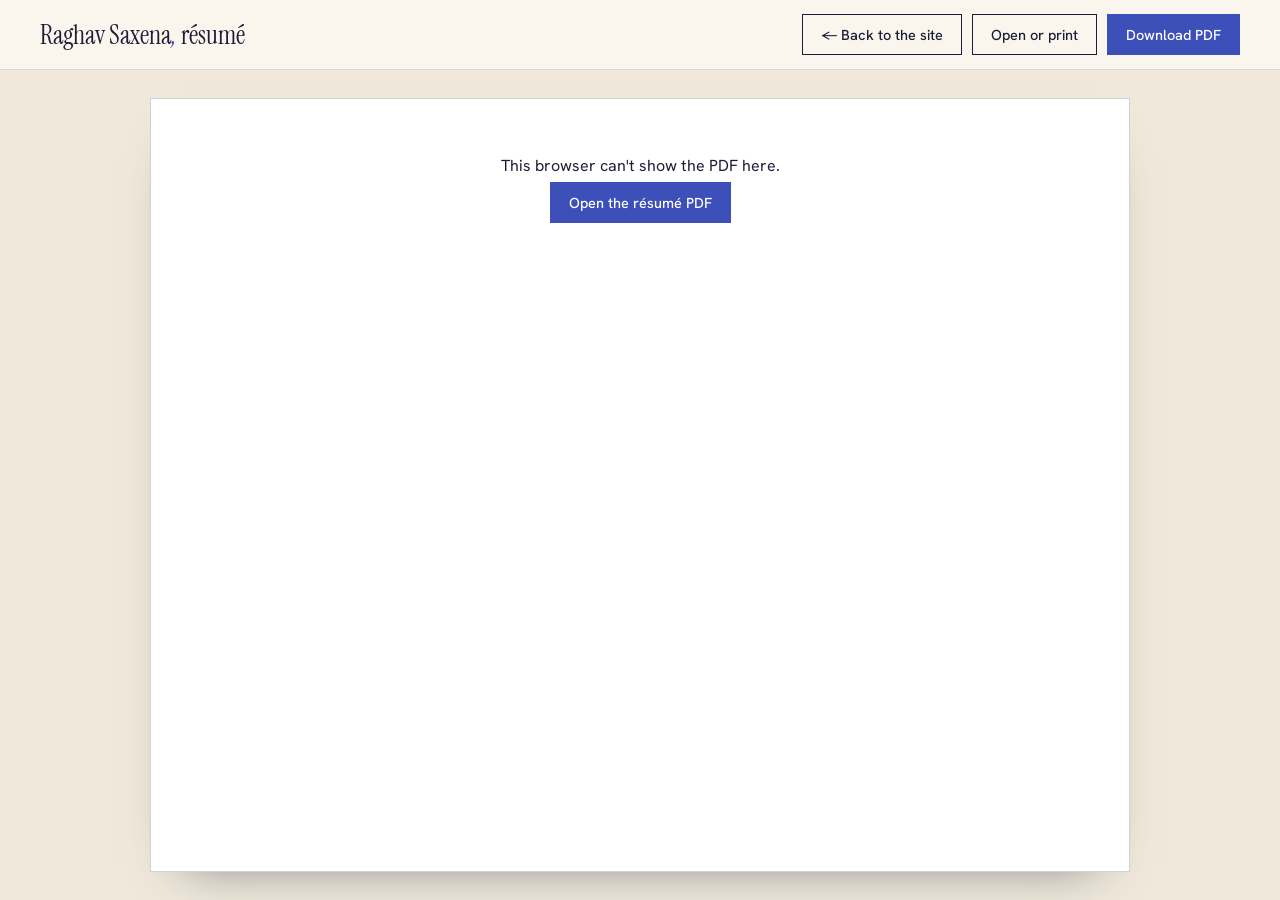
<file: resume.html>
<!doctype html>
<html lang="en">
<head>
<meta charset="utf-8">
<meta name="viewport" content="width=device-width, initial-scale=1">
<title>Raghav Saxena | Résumé</title>
<meta name="description" content="Résumé of Raghav Saxena: PGP in Technology & Business Management at Masters' Union, two years of audit at KPMG Global Services, and a live AI product, AsliRate.">
<link rel="icon" href="favicon.svg" type="image/svg+xml">
<link rel="preconnect" href="https://fonts.googleapis.com">
<link rel="preconnect" href="https://fonts.gstatic.com" crossorigin>
<link href="https://fonts.googleapis.com/css2?family=Hanken+Grotesk:wght@400;500;600&family=Instrument+Serif:ital@0;1&display=swap" rel="stylesheet">
<style>
  * { box-sizing: border-box; }
  html, body { height: 100%; }
  body { margin: 0; background: #f0e9db; color: #1b1e36; font-family: "Hanken Grotesk", system-ui, "Segoe UI", sans-serif; display: flex; flex-direction: column; }
  a { color: inherit; text-decoration: none; }
  .bar { display: flex; flex-wrap: wrap; gap: 12px; align-items: center; justify-content: space-between; padding: 14px clamp(16px, 4vw, 40px); background: #faf6ee; border-bottom: 1px solid rgba(27, 30, 54, 0.14); }
  .bar h1 { margin: 0; font-family: "Instrument Serif", Georgia, serif; font-weight: 400; font-size: 26px; }
  .bar h1 i { color: #3d4fb8; }
  .bar div { display: flex; gap: 10px; flex-wrap: wrap; }
  .btn { font-size: 14.5px; font-weight: 500; border: 1px solid #1b1e36; padding: 10px 18px; transition: background .2s, color .2s; }
  .btn:hover { background: #ecc572; }
  .btn.solid { background: #3d4fb8; border-color: #3d4fb8; color: #fff; }
  .btn.solid:hover { background: #d9694c; border-color: #d9694c; }
  .viewer { flex: 1; min-height: 70vh; padding: clamp(12px, 3vw, 28px); display: flex; justify-content: center; }
  .viewer object, .viewer iframe { width: 100%; max-width: 980px; height: 100%; min-height: 80vh; border: 1px solid rgba(27, 30, 54, 0.2); background: #fff; box-shadow: 0 24px 50px -34px rgba(27, 30, 54, 0.6); }
  .fallback { padding: 40px 20px; text-align: center; max-width: 46ch; margin: 0 auto; }
</style>
</head>
<body>
<header class="bar">
  <h1>Raghav Saxena<i>,</i> résumé</h1>
  <div>
    <a class="btn" href="index.html">← Back to the site</a>
    <a class="btn" href="assets/Raghav-Saxena-Resume.pdf" target="_blank" rel="noopener">Open or print</a>
    <a class="btn solid" href="assets/Raghav-Saxena-Resume.pdf" download>Download PDF</a>
  </div>
</header>
<main class="viewer">
  <object data="assets/Raghav-Saxena-Resume.pdf#view=FitH" type="application/pdf" aria-label="Raghav Saxena résumé, PDF">
    <div class="fallback">
      <p>This browser can't show the PDF here.</p>
      <p><a class="btn solid" href="assets/Raghav-Saxena-Resume.pdf">Open the résumé PDF</a></p>
    </div>
  </object>
</main>
</body>
</html>
</file>
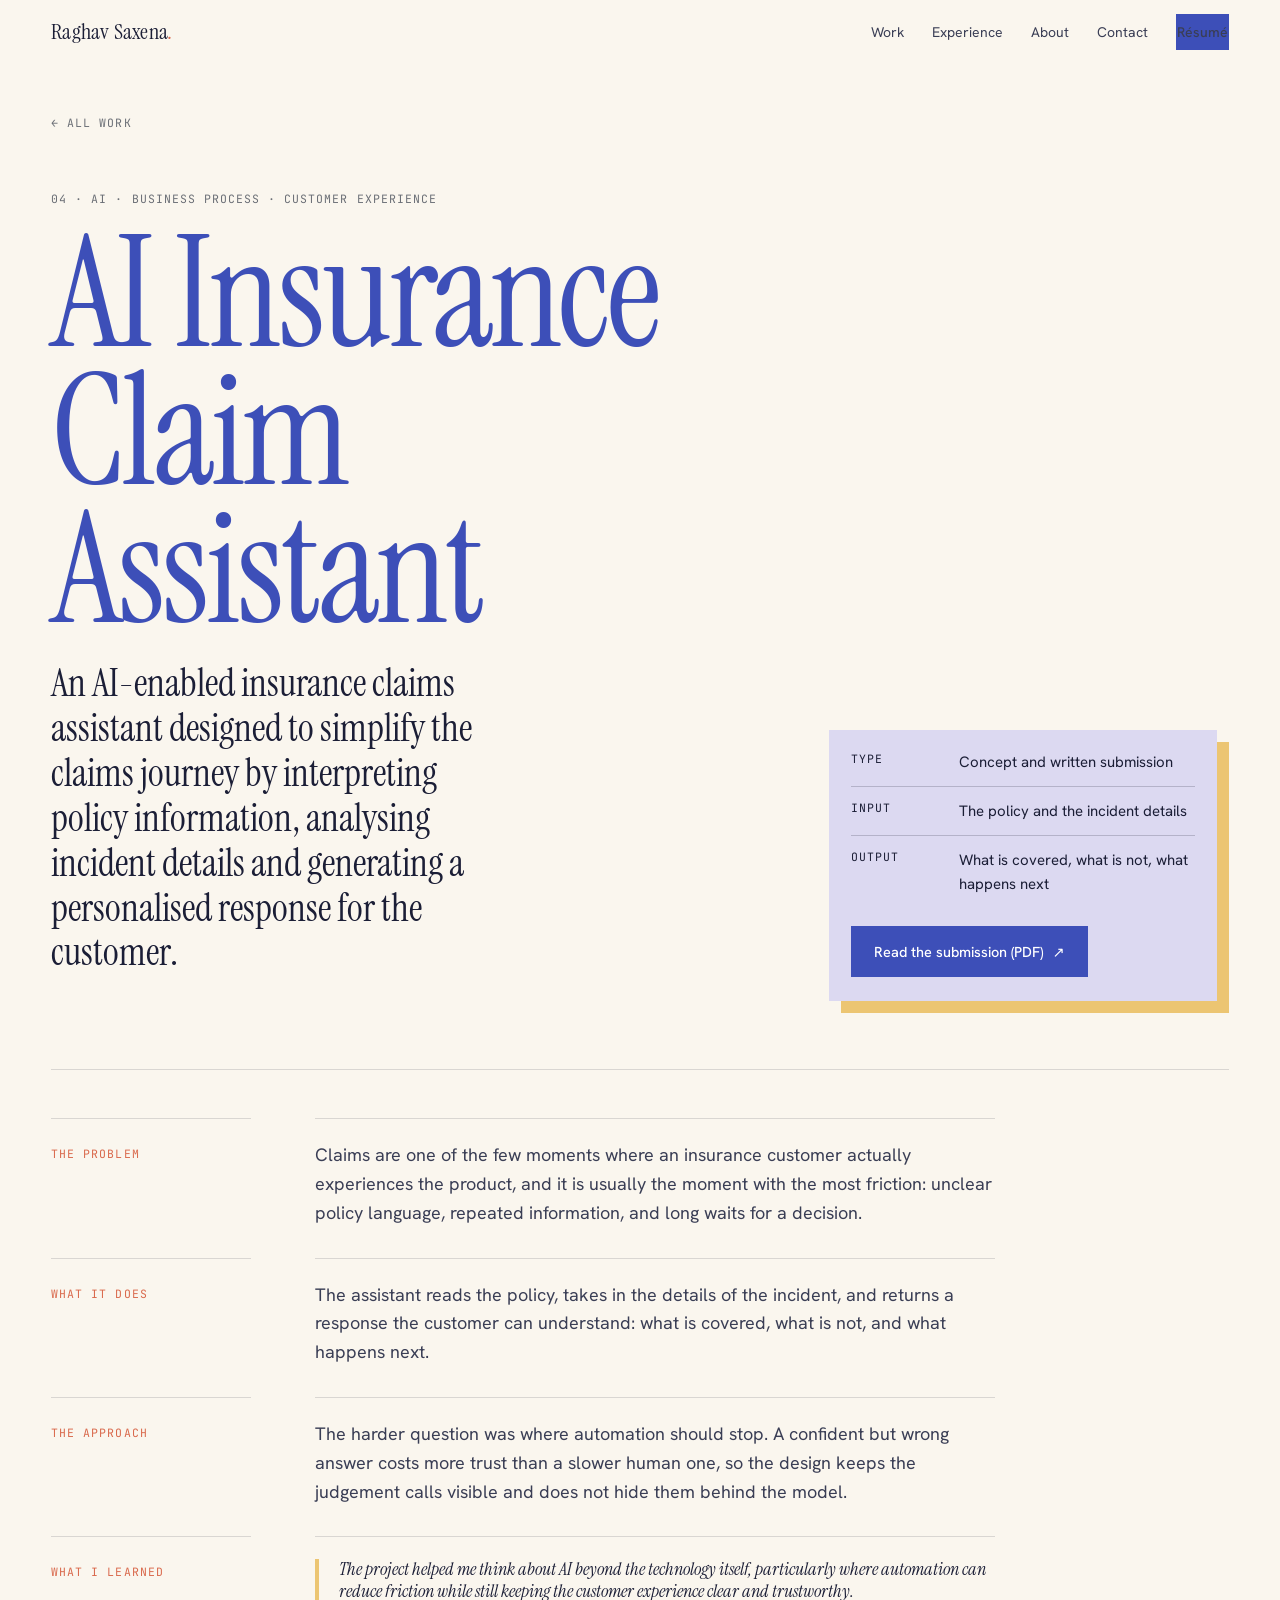
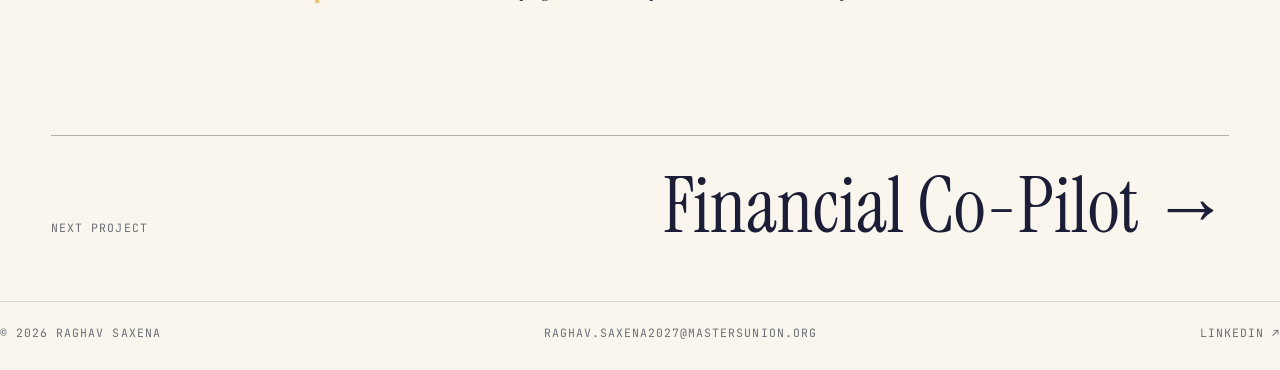
<file: work/ai-insurance-claim-assistant.html>
<!doctype html>
<html lang="en" class="no-js">
<head>
<meta charset="utf-8">
<meta name="viewport" content="width=device-width, initial-scale=1">
<title>AI Insurance Claim Assistant | Raghav Saxena</title>
<meta name="description" content="An AI-enabled insurance claims assistant that reads the policy, takes in the incident and tells the customer what is covered, what is not and what happens next.">
<meta property="og:title" content="AI Insurance Claim Assistant | Raghav Saxena">
<meta property="og:description" content="An AI assistant designed to simplify the insurance claims journey.">
<meta property="og:image" content="../assets/og.png">
<link rel="icon" href="../favicon.svg" type="image/svg+xml">
<link rel="preconnect" href="https://fonts.googleapis.com">
<link rel="preconnect" href="https://fonts.gstatic.com" crossorigin>
<link href="https://fonts.googleapis.com/css2?family=Hanken+Grotesk:wght@400;500;600&family=Instrument+Serif:ital@0;1&family=JetBrains+Mono:wght@400;500&display=swap" rel="stylesheet">
<link rel="stylesheet" href="../styles.css">
<script>document.documentElement.classList.remove("no-js");</script>
<noscript><style>body{opacity:1}.rv{opacity:1;transform:none}</style></noscript>
</head>
<body>
<header class="site-head">
  <div class="wrap site-head__in">
    <a class="brand" href="../index.html">Raghav Saxena<i>.</i></a>
    <button class="menu-btn" aria-expanded="false" aria-controls="nav">Menu</button>
    <nav class="nav" id="nav" aria-label="Main">
      <a href="../index.html#work">Work</a>
      <a href="../index.html#experience">Experience</a>
      <a href="../index.html#about">About</a>
      <a href="../index.html#contact">Contact</a>
      <a class="btn btn--solid btn--sm" href="../resume.html">Résumé</a>
    </nav>
  </div>
</header>

<main class="case">
  <div class="wrap">
    <a class="case__back label" href="../index.html#work">← All work</a>
    <div class="case__top">
      <div>
        <span class="label">04 · AI · Business process · Customer experience</span>
        <h1>AI Insurance Claim Assistant</h1>
        <p class="case__lede">An AI-enabled insurance claims assistant designed to simplify the claims journey by interpreting policy information, analysing incident details and generating a personalised response for the customer.</p>
      </div>
      <div class="case__facts">
        <div><span class="label">Type</span><span>Concept and written submission</span></div>
        <div><span class="label">Input</span><span>The policy and the incident details</span></div>
        <div><span class="label">Output</span><span>What is covered, what is not, what happens next</span></div>
        <a class="btn btn--solid" href="../assets/docs/ai-insurance-claim-assistant.pdf" target="_blank" rel="noopener">Read the submission (PDF) <span class="arr">↗</span></a>
      </div>
    </div>

    <div class="case__body">
      <h2>The problem</h2>
      <div class="blk rv">
        <p>Claims are one of the few moments where an insurance customer actually experiences the product, and it is usually the moment with the most friction: unclear policy language, repeated information, and long waits for a decision.</p>
      </div>

      <h2>What it does</h2>
      <div class="blk rv">
        <p>The assistant reads the policy, takes in the details of the incident, and returns a response the customer can understand: what is covered, what is not, and what happens next.</p>
      </div>

      <h2>The approach</h2>
      <div class="blk rv">
        <p>The harder question was where automation should stop. A confident but wrong answer costs more trust than a slower human one, so the design keeps the judgement calls visible and does not hide them behind the model.</p>
      </div>

      <h2>What I learned</h2>
      <div class="blk rv">
        <p class="case__learn">The project helped me think about AI beyond the technology itself, particularly where automation can reduce friction while still keeping the customer experience clear and trustworthy.</p>
      </div>
    </div>

    <a class="next" href="financial-co-pilot.html"><span class="label">Next project</span><b>Financial Co-Pilot →</b></a>
  </div>
</main>

<footer class="wrap case-foot label">
  <span>© 2026 Raghav Saxena</span>
  <a href="mailto:raghav.saxena2027@mastersunion.org">raghav.saxena2027@mastersunion.org</a>
  <a href="https://www.linkedin.com/in/raghav-saxena-/" target="_blank" rel="noopener">LinkedIn ↗</a>
</footer>
<script src="../script.js" defer></script>
</body>
</html>
</file>
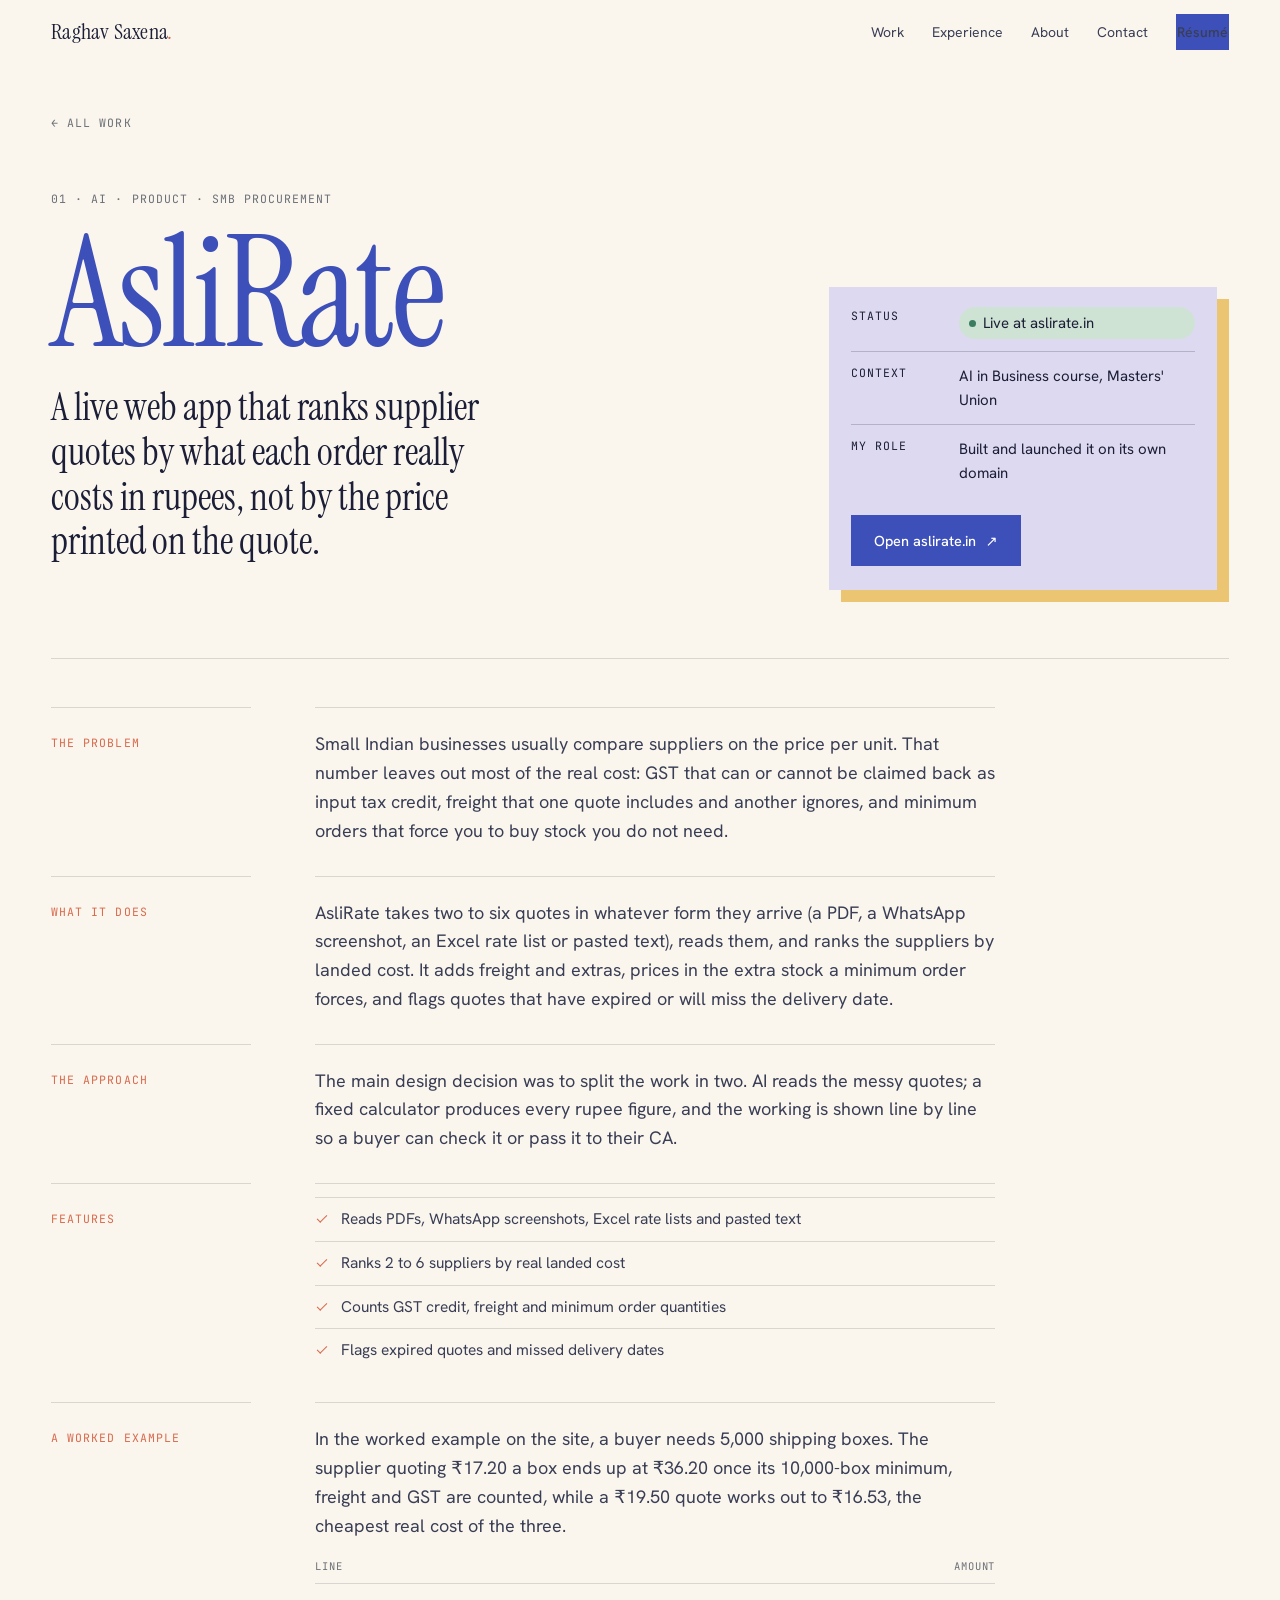
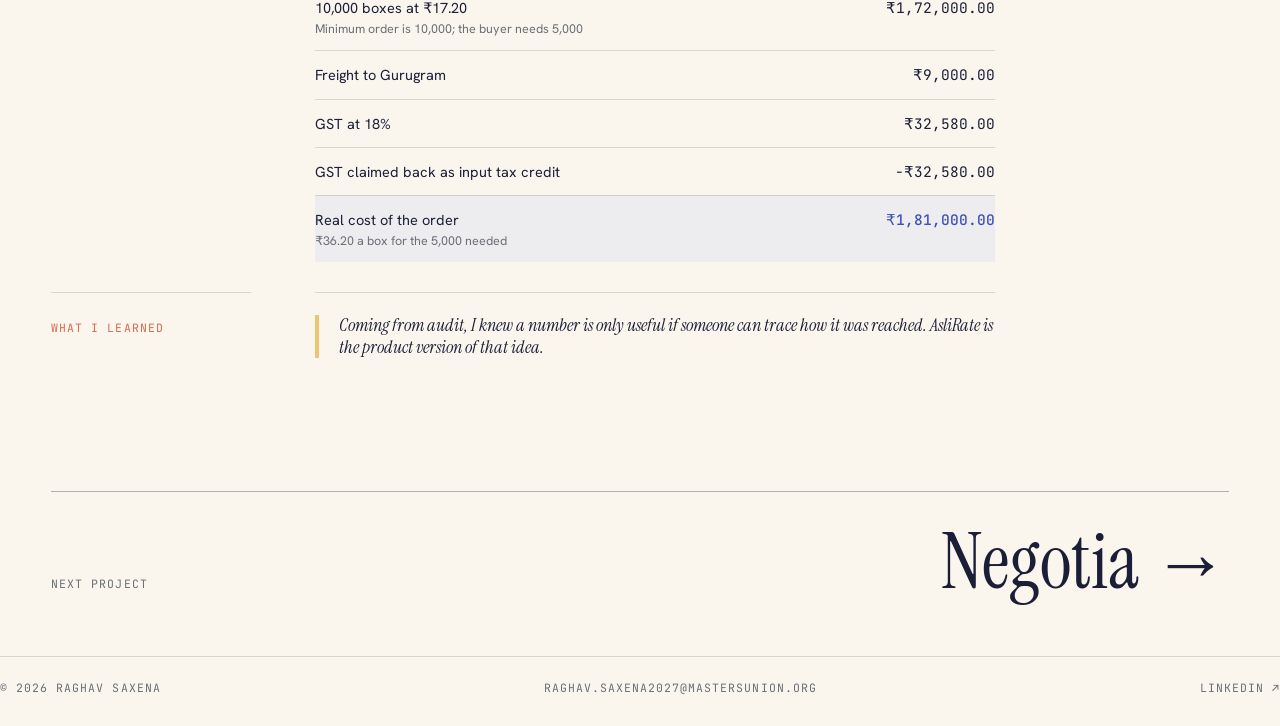
<file: work/aslirate.html>
<!doctype html>
<html lang="en" class="no-js">
<head>
<meta charset="utf-8">
<meta name="viewport" content="width=device-width, initial-scale=1">
<title>AsliRate | Raghav Saxena</title>
<meta name="description" content="AsliRate is a live web app by Raghav Saxena that ranks supplier quotes by what each order really costs in rupees, counting GST credit, freight and minimum order quantities.">
<meta property="og:title" content="AsliRate | Raghav Saxena">
<meta property="og:description" content="A live web app that ranks supplier quotes by real landed cost, not the price printed on the quote.">
<meta property="og:image" content="../assets/og.png">
<link rel="icon" href="../favicon.svg" type="image/svg+xml">
<link rel="preconnect" href="https://fonts.googleapis.com">
<link rel="preconnect" href="https://fonts.gstatic.com" crossorigin>
<link href="https://fonts.googleapis.com/css2?family=Hanken+Grotesk:wght@400;500;600&family=Instrument+Serif:ital@0;1&family=JetBrains+Mono:wght@400;500&display=swap" rel="stylesheet">
<link rel="stylesheet" href="../styles.css">
<script>document.documentElement.classList.remove("no-js");</script>
<noscript><style>body{opacity:1}.rv{opacity:1;transform:none}</style></noscript>
</head>
<body>
<header class="site-head">
  <div class="wrap site-head__in">
    <a class="brand" href="../index.html">Raghav Saxena<i>.</i></a>
    <button class="menu-btn" aria-expanded="false" aria-controls="nav">Menu</button>
    <nav class="nav" id="nav" aria-label="Main">
      <a href="../index.html#work">Work</a>
      <a href="../index.html#experience">Experience</a>
      <a href="../index.html#about">About</a>
      <a href="../index.html#contact">Contact</a>
      <a class="btn btn--solid btn--sm" href="../resume.html">Résumé</a>
    </nav>
  </div>
</header>

<main class="case">
  <div class="wrap">
    <a class="case__back label" href="../index.html#work">← All work</a>
    <div class="case__top">
      <div>
        <span class="label">01 · AI · Product · SMB procurement</span>
        <h1>AsliRate</h1>
        <p class="case__lede">A live web app that ranks supplier quotes by what each order really costs in rupees, not by the price printed on the quote.</p>
      </div>
      <div class="case__facts">
        <div><span class="label">Status</span><span class="live">Live at aslirate.in</span></div>
        <div><span class="label">Context</span><span>AI in Business course, Masters' Union</span></div>
        <div><span class="label">My role</span><span>Built and launched it on its own domain</span></div>
        <a class="btn btn--solid" href="https://aslirate.in/" target="_blank" rel="noopener">Open aslirate.in <span class="arr">↗</span></a>
      </div>
    </div>

    <div class="case__body">
      <h2>The problem</h2>
      <div class="blk rv">
        <p>Small Indian businesses usually compare suppliers on the price per unit. That number leaves out most of the real cost: GST that can or cannot be claimed back as input tax credit, freight that one quote includes and another ignores, and minimum orders that force you to buy stock you do not need.</p>
      </div>

      <h2>What it does</h2>
      <div class="blk rv">
        <p>AsliRate takes two to six quotes in whatever form they arrive (a PDF, a WhatsApp screenshot, an Excel rate list or pasted text), reads them, and ranks the suppliers by landed cost. It adds freight and extras, prices in the extra stock a minimum order forces, and flags quotes that have expired or will miss the delivery date.</p>
      </div>

      <h2>The approach</h2>
      <div class="blk rv">
        <p>The main design decision was to split the work in two. AI reads the messy quotes; a fixed calculator produces every rupee figure, and the working is shown line by line so a buyer can check it or pass it to their CA.</p>
      </div>

      <h2>Features</h2>
      <div class="blk rv">
        <ul class="ticks">
          <li>Reads PDFs, WhatsApp screenshots, Excel rate lists and pasted text</li>
          <li>Ranks 2 to 6 suppliers by real landed cost</li>
          <li>Counts GST credit, freight and minimum order quantities</li>
          <li>Flags expired quotes and missed delivery dates</li>
        </ul>
      </div>

      <h2>A worked example</h2>
      <div class="blk rv">
        <p>In the worked example on the site, a buyer needs 5,000 shipping boxes. The supplier quoting ₹17.20 a box ends up at ₹36.20 once its 10,000-box minimum, freight and GST are counted, while a ₹19.50 quote works out to ₹16.53, the cheapest real cost of the three.</p>
        <table class="quotes" style="margin-top:8px">
          <thead><tr><th>Line</th><th class="num">Amount</th></tr></thead>
          <tbody>
            <tr><td>10,000 boxes at ₹17.20 <small>Minimum order is 10,000; the buyer needs 5,000</small></td><td class="num">₹1,72,000.00</td></tr>
            <tr><td>Freight to Gurugram</td><td class="num">₹9,000.00</td></tr>
            <tr><td>GST at 18%</td><td class="num">₹32,580.00</td></tr>
            <tr><td>GST claimed back as input tax credit</td><td class="num">−₹32,580.00</td></tr>
            <tr class="is-best"><td>Real cost of the order <small>₹36.20 a box for the 5,000 needed</small></td><td class="num">₹1,81,000.00</td></tr>
          </tbody>
        </table>
      </div>

      <h2>What I learned</h2>
      <div class="blk rv">
        <p class="case__learn">Coming from audit, I knew a number is only useful if someone can trace how it was reached. AsliRate is the product version of that idea.</p>
      </div>
    </div>

    <a class="next" href="negotia.html"><span class="label">Next project</span><b>Negotia →</b></a>
  </div>
</main>

<footer class="wrap case-foot label">
  <span>© 2026 Raghav Saxena</span>
  <a href="mailto:raghav.saxena2027@mastersunion.org">raghav.saxena2027@mastersunion.org</a>
  <a href="https://www.linkedin.com/in/raghav-saxena-/" target="_blank" rel="noopener">LinkedIn ↗</a>
</footer>
<script src="../script.js" defer></script>
</body>
</html>
</file>
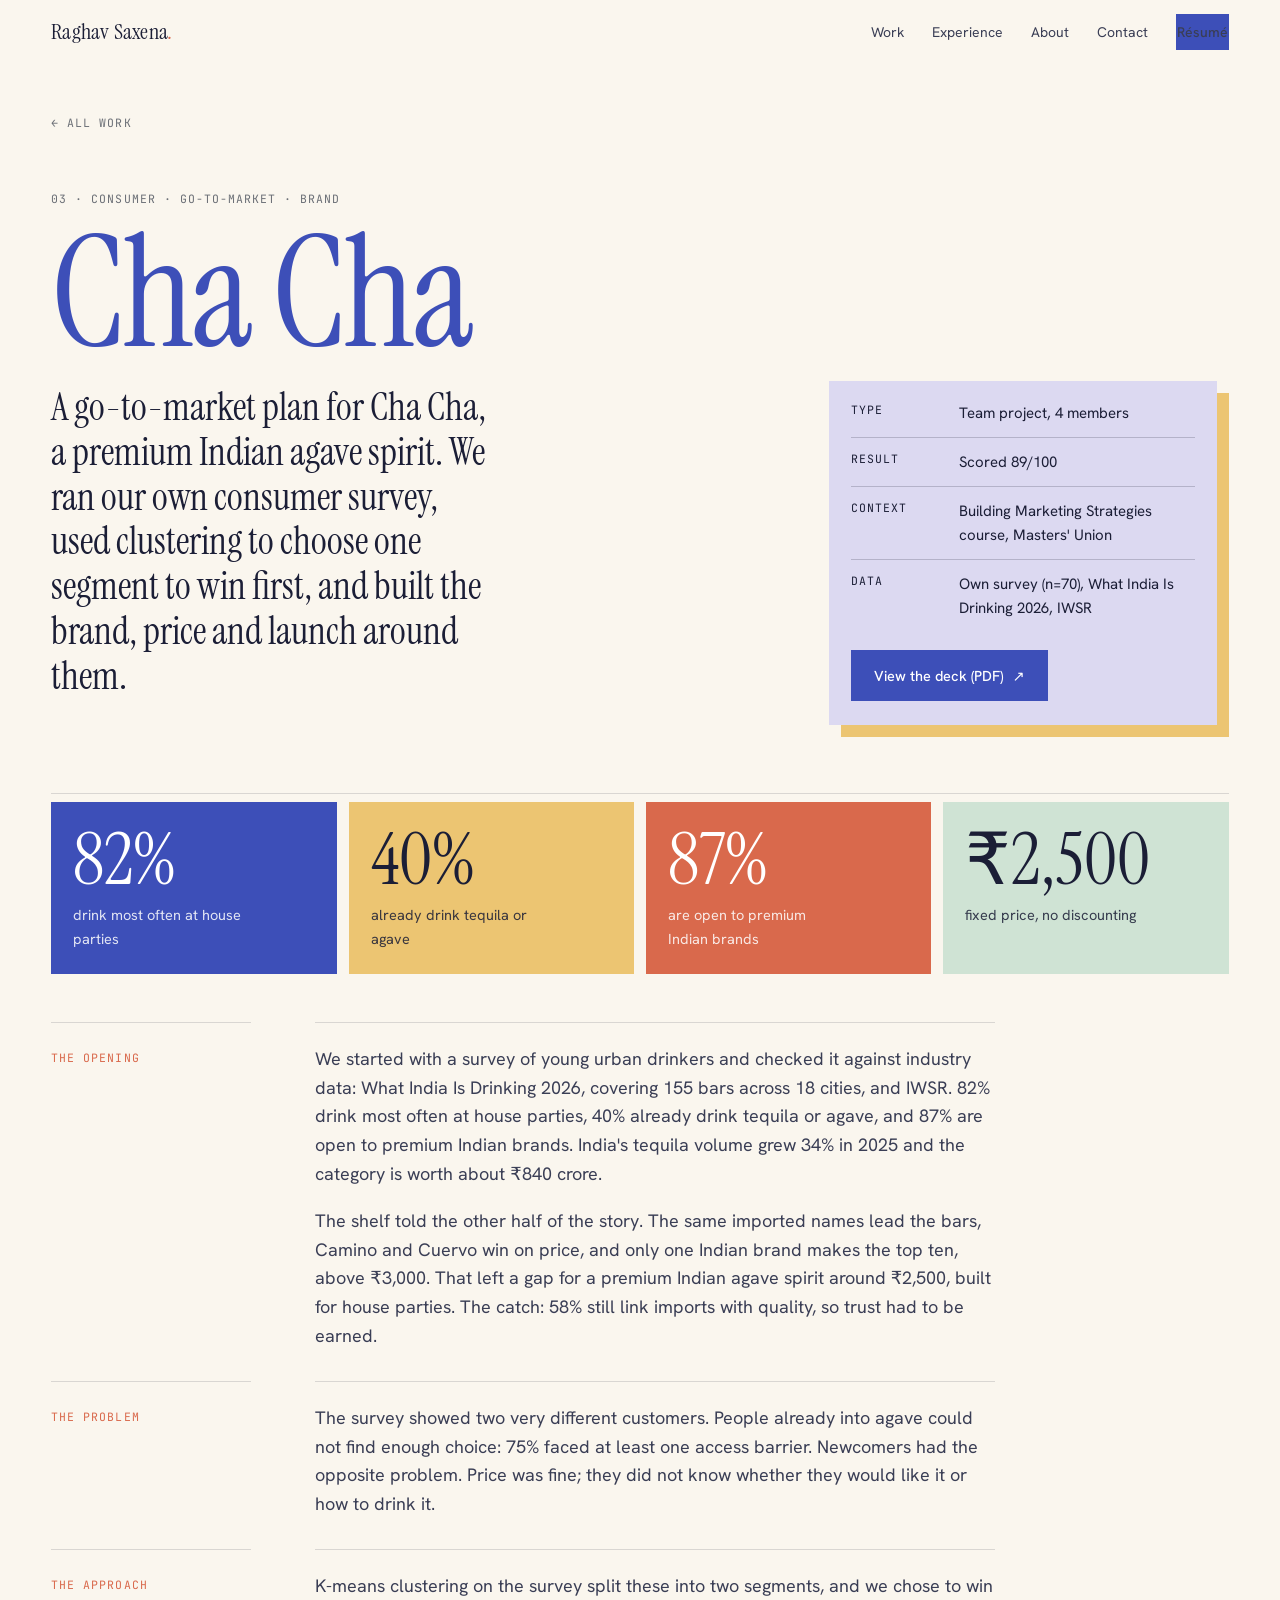
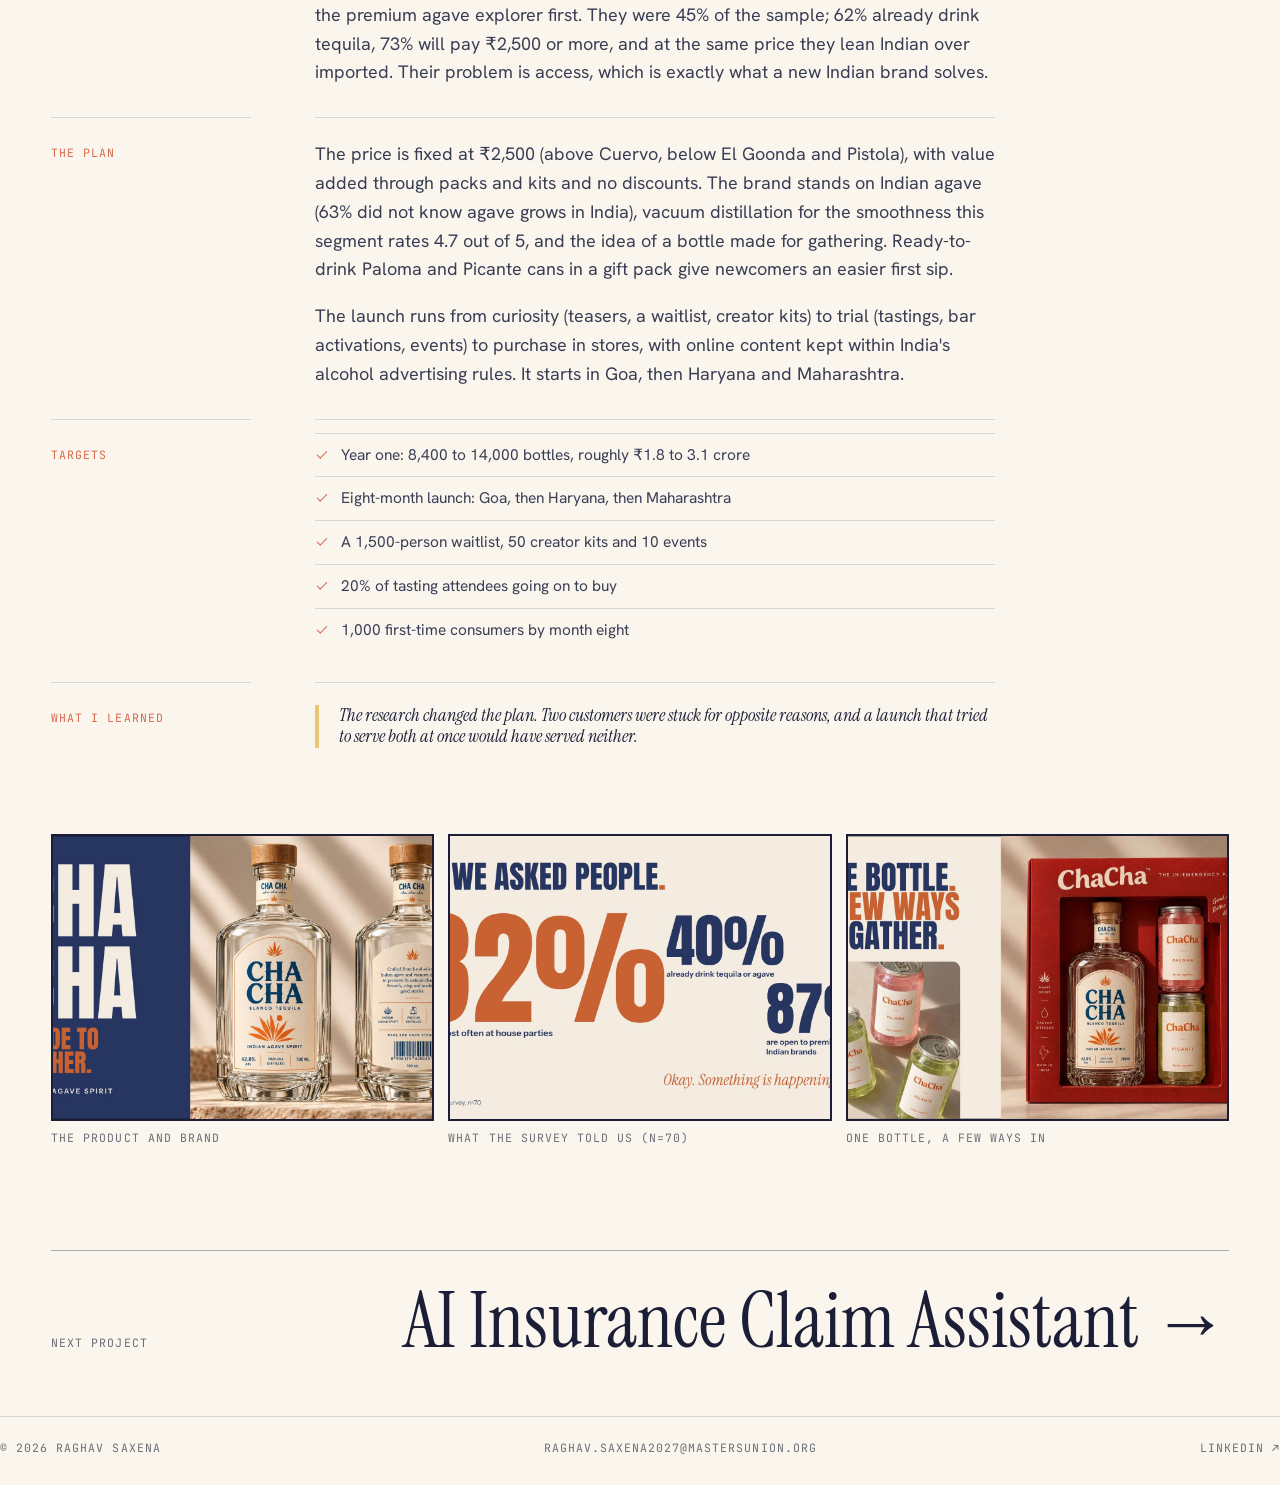
<file: work/cha-cha.html>
<!doctype html>
<html lang="en" class="no-js">
<head>
<meta charset="utf-8">
<meta name="viewport" content="width=device-width, initial-scale=1">
<title>Cha Cha | Raghav Saxena</title>
<meta name="description" content="A go-to-market plan for Cha Cha, a premium Indian agave spirit: consumer survey, K-means segmentation, a fixed ₹2,500 price and an eight-month launch. A team project at Masters' Union.">
<meta property="og:title" content="Cha Cha | Raghav Saxena">
<meta property="og:description" content="A go-to-market plan for a premium Indian agave spirit, built from a consumer survey and clustering.">
<meta property="og:image" content="../assets/og.png">
<link rel="icon" href="../favicon.svg" type="image/svg+xml">
<link rel="preconnect" href="https://fonts.googleapis.com">
<link rel="preconnect" href="https://fonts.gstatic.com" crossorigin>
<link href="https://fonts.googleapis.com/css2?family=Hanken+Grotesk:wght@400;500;600&family=Instrument+Serif:ital@0;1&family=JetBrains+Mono:wght@400;500&display=swap" rel="stylesheet">
<link rel="stylesheet" href="../styles.css">
<script>document.documentElement.classList.remove("no-js");</script>
<noscript><style>body{opacity:1}.rv{opacity:1;transform:none}</style></noscript>
</head>
<body>
<header class="site-head">
  <div class="wrap site-head__in">
    <a class="brand" href="../index.html">Raghav Saxena<i>.</i></a>
    <button class="menu-btn" aria-expanded="false" aria-controls="nav">Menu</button>
    <nav class="nav" id="nav" aria-label="Main">
      <a href="../index.html#work">Work</a>
      <a href="../index.html#experience">Experience</a>
      <a href="../index.html#about">About</a>
      <a href="../index.html#contact">Contact</a>
      <a class="btn btn--solid btn--sm" href="../resume.html">Résumé</a>
    </nav>
  </div>
</header>

<main class="case">
  <div class="wrap">
    <a class="case__back label" href="../index.html#work">← All work</a>
    <div class="case__top">
      <div>
        <span class="label">03 · Consumer · Go-to-market · Brand</span>
        <h1>Cha Cha</h1>
        <p class="case__lede">A go-to-market plan for Cha Cha, a premium Indian agave spirit. We ran our own consumer survey, used clustering to choose one segment to win first, and built the brand, price and launch around them.</p>
      </div>
      <div class="case__facts">
        <div><span class="label">Type</span><span>Team project, 4 members</span></div>
        <div><span class="label">Result</span><span>Scored 89/100</span></div>
        <div><span class="label">Context</span><span>Building Marketing Strategies course, Masters' Union</span></div>
        <div><span class="label">Data</span><span>Own survey (n=70), What India Is Drinking 2026, IWSR</span></div>
        <a class="btn btn--solid" href="../assets/docs/cha-cha-gtm-deck.pdf" target="_blank" rel="noopener">View the deck (PDF) <span class="arr">↗</span></a>
      </div>
    </div>

    <div class="numbers rv" style="border-top:0">
      <div><b>82%</b><span>drink most often at house parties</span></div>
      <div><b>40%</b><span>already drink tequila or agave</span></div>
      <div><b>87%</b><span>are open to premium Indian brands</span></div>
      <div><b>₹2,500</b><span>fixed price, no discounting</span></div>
    </div>

    <div class="case__body">
      <h2>The opening</h2>
      <div class="blk rv">
        <p>We started with a survey of young urban drinkers and checked it against industry data: What India Is Drinking 2026, covering 155 bars across 18 cities, and IWSR. 82% drink most often at house parties, 40% already drink tequila or agave, and 87% are open to premium Indian brands. India's tequila volume grew 34% in 2025 and the category is worth about ₹840 crore.</p>
        <p>The shelf told the other half of the story. The same imported names lead the bars, Camino and Cuervo win on price, and only one Indian brand makes the top ten, above ₹3,000. That left a gap for a premium Indian agave spirit around ₹2,500, built for house parties. The catch: 58% still link imports with quality, so trust had to be earned.</p>
      </div>

      <h2>The problem</h2>
      <div class="blk rv">
        <p>The survey showed two very different customers. People already into agave could not find enough choice: 75% faced at least one access barrier. Newcomers had the opposite problem. Price was fine; they did not know whether they would like it or how to drink it.</p>
      </div>

      <h2>The approach</h2>
      <div class="blk rv">
        <p>K-means clustering on the survey split these into two segments, and we chose to win the premium agave explorer first. They were 45% of the sample; 62% already drink tequila, 73% will pay ₹2,500 or more, and at the same price they lean Indian over imported. Their problem is access, which is exactly what a new Indian brand solves.</p>
      </div>

      <h2>The plan</h2>
      <div class="blk rv">
        <p>The price is fixed at ₹2,500 (above Cuervo, below El Goonda and Pistola), with value added through packs and kits and no discounts. The brand stands on Indian agave (63% did not know agave grows in India), vacuum distillation for the smoothness this segment rates 4.7 out of 5, and the idea of a bottle made for gathering. Ready-to-drink Paloma and Picante cans in a gift pack give newcomers an easier first sip.</p>
        <p>The launch runs from curiosity (teasers, a waitlist, creator kits) to trial (tastings, bar activations, events) to purchase in stores, with online content kept within India's alcohol advertising rules. It starts in Goa, then Haryana and Maharashtra.</p>
      </div>

      <h2>Targets</h2>
      <div class="blk rv">
        <ul class="ticks">
          <li>Year one: 8,400 to 14,000 bottles, roughly ₹1.8 to 3.1 crore</li>
          <li>Eight-month launch: Goa, then Haryana, then Maharashtra</li>
          <li>A 1,500-person waitlist, 50 creator kits and 10 events</li>
          <li>20% of tasting attendees going on to buy</li>
          <li>1,000 first-time consumers by month eight</li>
        </ul>
      </div>

      <h2>What I learned</h2>
      <div class="blk rv">
        <p class="case__learn">The research changed the plan. Two customers were stuck for opposite reasons, and a launch that tried to serve both at once would have served neither.</p>
      </div>
    </div>

    <div class="gallery rv" data-collapse>
      <figure><img src="../assets/img/cha-cha-bottle.jpg" alt="Cha Cha blanco tequila bottle, front and back labels, with the line Made to Gather" loading="lazy" data-optional><figcaption class="label">The product and brand</figcaption></figure>
      <figure><img src="../assets/img/cha-cha-research.jpg" alt="Survey results: 82% drink most often at house parties, 40% already drink tequila or agave, 87% open to premium Indian brands" loading="lazy" data-optional><figcaption class="label">What the survey told us (n=70)</figcaption></figure>
      <figure><img src="../assets/img/cha-cha-pack.jpg" alt="Cha Cha gift pack with the bottle and two ready-to-drink cans, Paloma and Picante" loading="lazy" data-optional><figcaption class="label">One bottle, a few ways in</figcaption></figure>
    </div>

    <a class="next" href="ai-insurance-claim-assistant.html"><span class="label">Next project</span><b>AI Insurance Claim Assistant →</b></a>
  </div>
</main>

<footer class="wrap case-foot label">
  <span>© 2026 Raghav Saxena</span>
  <a href="mailto:raghav.saxena2027@mastersunion.org">raghav.saxena2027@mastersunion.org</a>
  <a href="https://www.linkedin.com/in/raghav-saxena-/" target="_blank" rel="noopener">LinkedIn ↗</a>
</footer>
<script src="../script.js" defer></script>
</body>
</html>
</file>
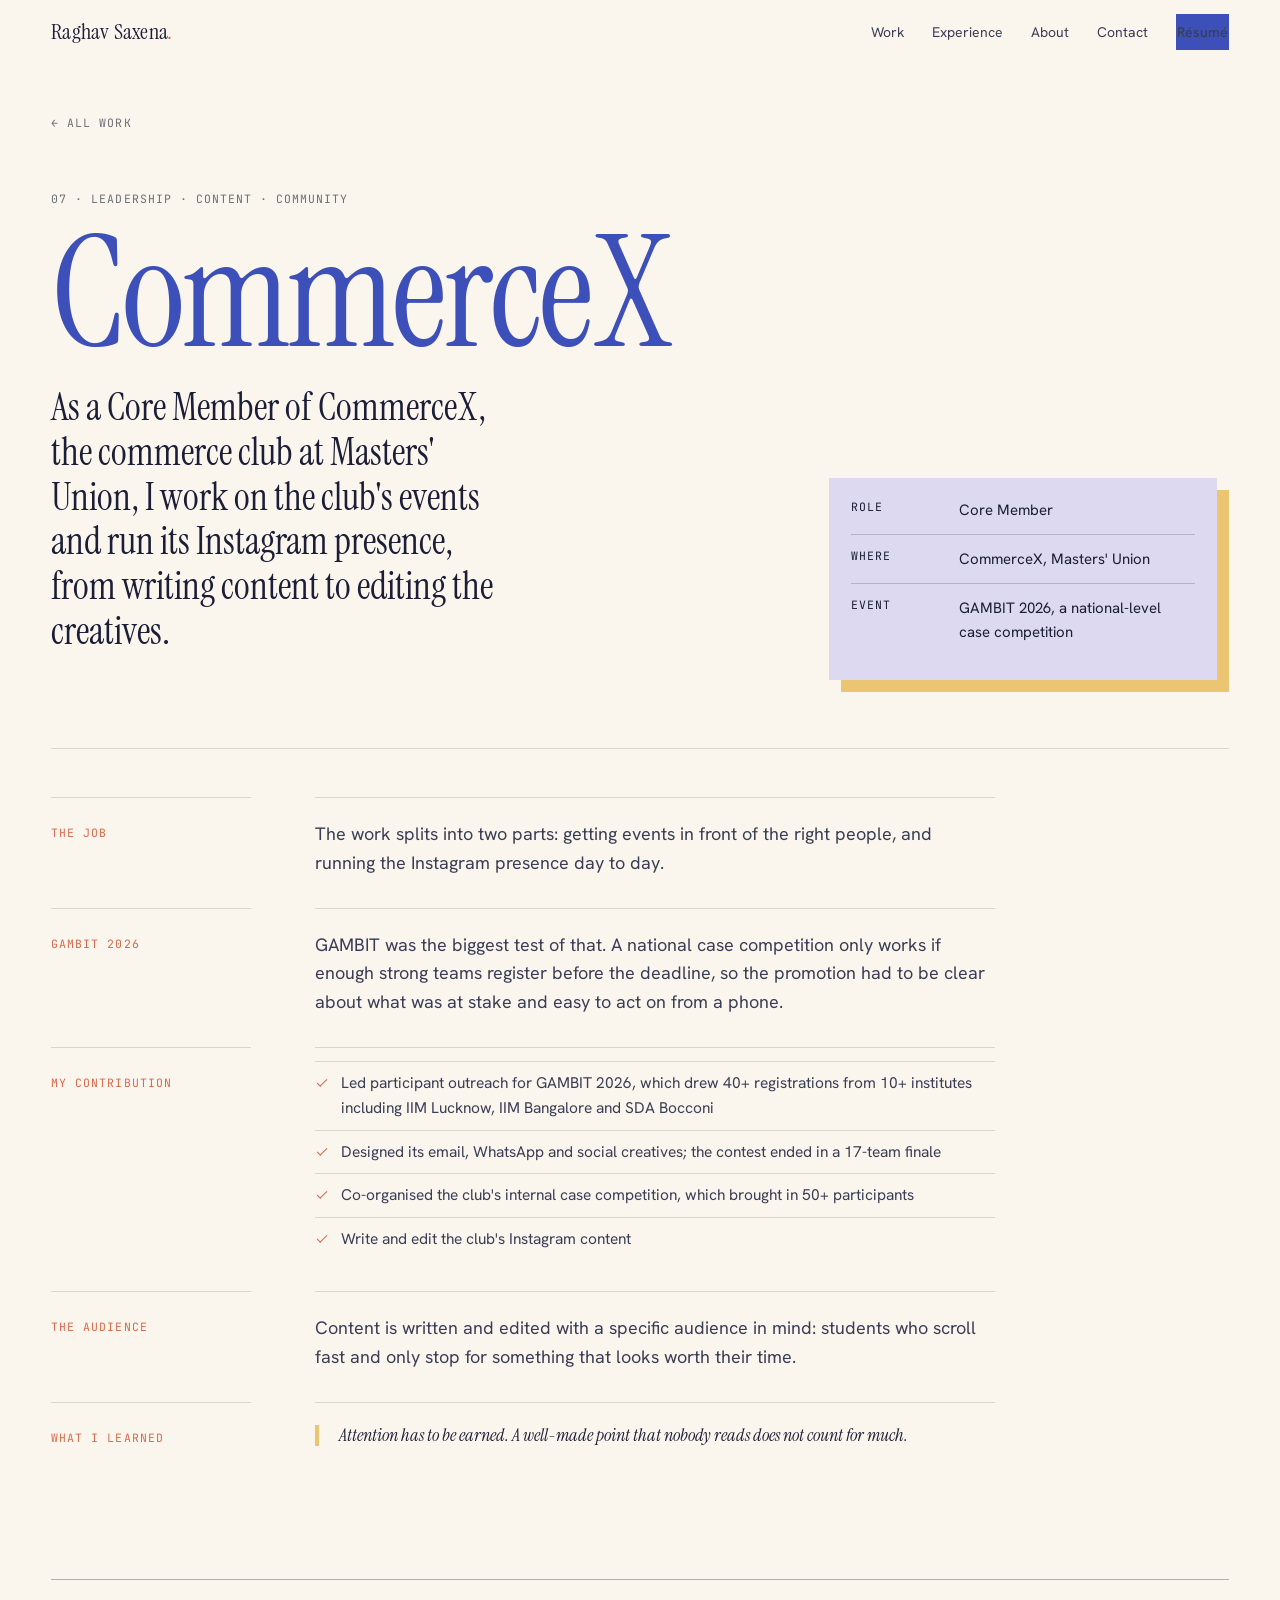
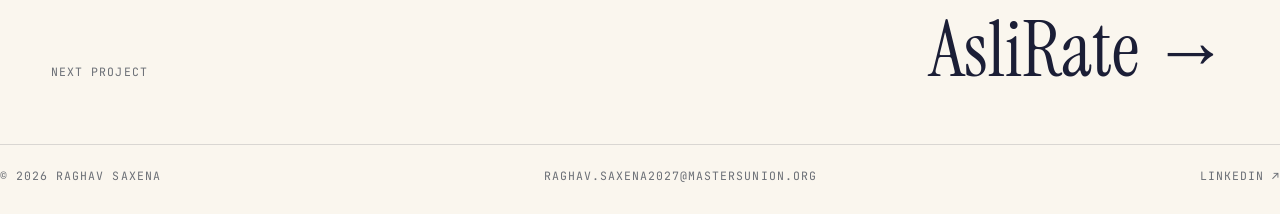
<file: work/commercex.html>
<!doctype html>
<html lang="en" class="no-js">
<head>
<meta charset="utf-8">
<meta name="viewport" content="width=device-width, initial-scale=1">
<title>CommerceX | Raghav Saxena</title>
<meta name="description" content="Raghav Saxena is a core member of CommerceX, the commerce club at Masters' Union, working on its events and Instagram, including promotion for GAMBIT 2026.">
<meta property="og:title" content="CommerceX | Raghav Saxena">
<meta property="og:description" content="Events, content and participant outreach for the commerce club at Masters' Union.">
<meta property="og:image" content="../assets/og.png">
<link rel="icon" href="../favicon.svg" type="image/svg+xml">
<link rel="preconnect" href="https://fonts.googleapis.com">
<link rel="preconnect" href="https://fonts.gstatic.com" crossorigin>
<link href="https://fonts.googleapis.com/css2?family=Hanken+Grotesk:wght@400;500;600&family=Instrument+Serif:ital@0;1&family=JetBrains+Mono:wght@400;500&display=swap" rel="stylesheet">
<link rel="stylesheet" href="../styles.css">
<script>document.documentElement.classList.remove("no-js");</script>
<noscript><style>body{opacity:1}.rv{opacity:1;transform:none}</style></noscript>
</head>
<body>
<header class="site-head">
  <div class="wrap site-head__in">
    <a class="brand" href="../index.html">Raghav Saxena<i>.</i></a>
    <button class="menu-btn" aria-expanded="false" aria-controls="nav">Menu</button>
    <nav class="nav" id="nav" aria-label="Main">
      <a href="../index.html#work">Work</a>
      <a href="../index.html#experience">Experience</a>
      <a href="../index.html#about">About</a>
      <a href="../index.html#contact">Contact</a>
      <a class="btn btn--solid btn--sm" href="../resume.html">Résumé</a>
    </nav>
  </div>
</header>

<main class="case">
  <div class="wrap">
    <a class="case__back label" href="../index.html#work">← All work</a>
    <div class="case__top">
      <div>
        <span class="label">07 · Leadership · Content · Community</span>
        <h1>CommerceX</h1>
        <p class="case__lede">As a Core Member of CommerceX, the commerce club at Masters' Union, I work on the club's events and run its Instagram presence, from writing content to editing the creatives.</p>
      </div>
      <div class="case__facts">
        <div><span class="label">Role</span><span>Core Member</span></div>
        <div><span class="label">Where</span><span>CommerceX, Masters' Union</span></div>
        <div><span class="label">Event</span><span>GAMBIT 2026, a national-level case competition</span></div>
      </div>
    </div>

    <div class="case__body">
      <h2>The job</h2>
      <div class="blk rv">
        <p>The work splits into two parts: getting events in front of the right people, and running the Instagram presence day to day.</p>
      </div>

      <h2>GAMBIT 2026</h2>
      <div class="blk rv">
        <p>GAMBIT was the biggest test of that. A national case competition only works if enough strong teams register before the deadline, so the promotion had to be clear about what was at stake and easy to act on from a phone.</p>
      </div>

      <h2>My contribution</h2>
      <div class="blk rv">
        <ul class="ticks">
          <li>Led participant outreach for GAMBIT 2026, which drew 40+ registrations from 10+ institutes including IIM Lucknow, IIM Bangalore and SDA Bocconi</li>
          <li>Designed its email, WhatsApp and social creatives; the contest ended in a 17-team finale</li>
          <li>Co-organised the club's internal case competition, which brought in 50+ participants</li>
          <li>Write and edit the club's Instagram content</li>
        </ul>
      </div>

      <h2>The audience</h2>
      <div class="blk rv">
        <p>Content is written and edited with a specific audience in mind: students who scroll fast and only stop for something that looks worth their time.</p>
      </div>

      <h2>What I learned</h2>
      <div class="blk rv">
        <p class="case__learn">Attention has to be earned. A well-made point that nobody reads does not count for much.</p>
      </div>
    </div>

    <a class="next" href="aslirate.html"><span class="label">Next project</span><b>AsliRate →</b></a>
  </div>
</main>

<footer class="wrap case-foot label">
  <span>© 2026 Raghav Saxena</span>
  <a href="mailto:raghav.saxena2027@mastersunion.org">raghav.saxena2027@mastersunion.org</a>
  <a href="https://www.linkedin.com/in/raghav-saxena-/" target="_blank" rel="noopener">LinkedIn ↗</a>
</footer>
<script src="../script.js" defer></script>
</body>
</html>
</file>
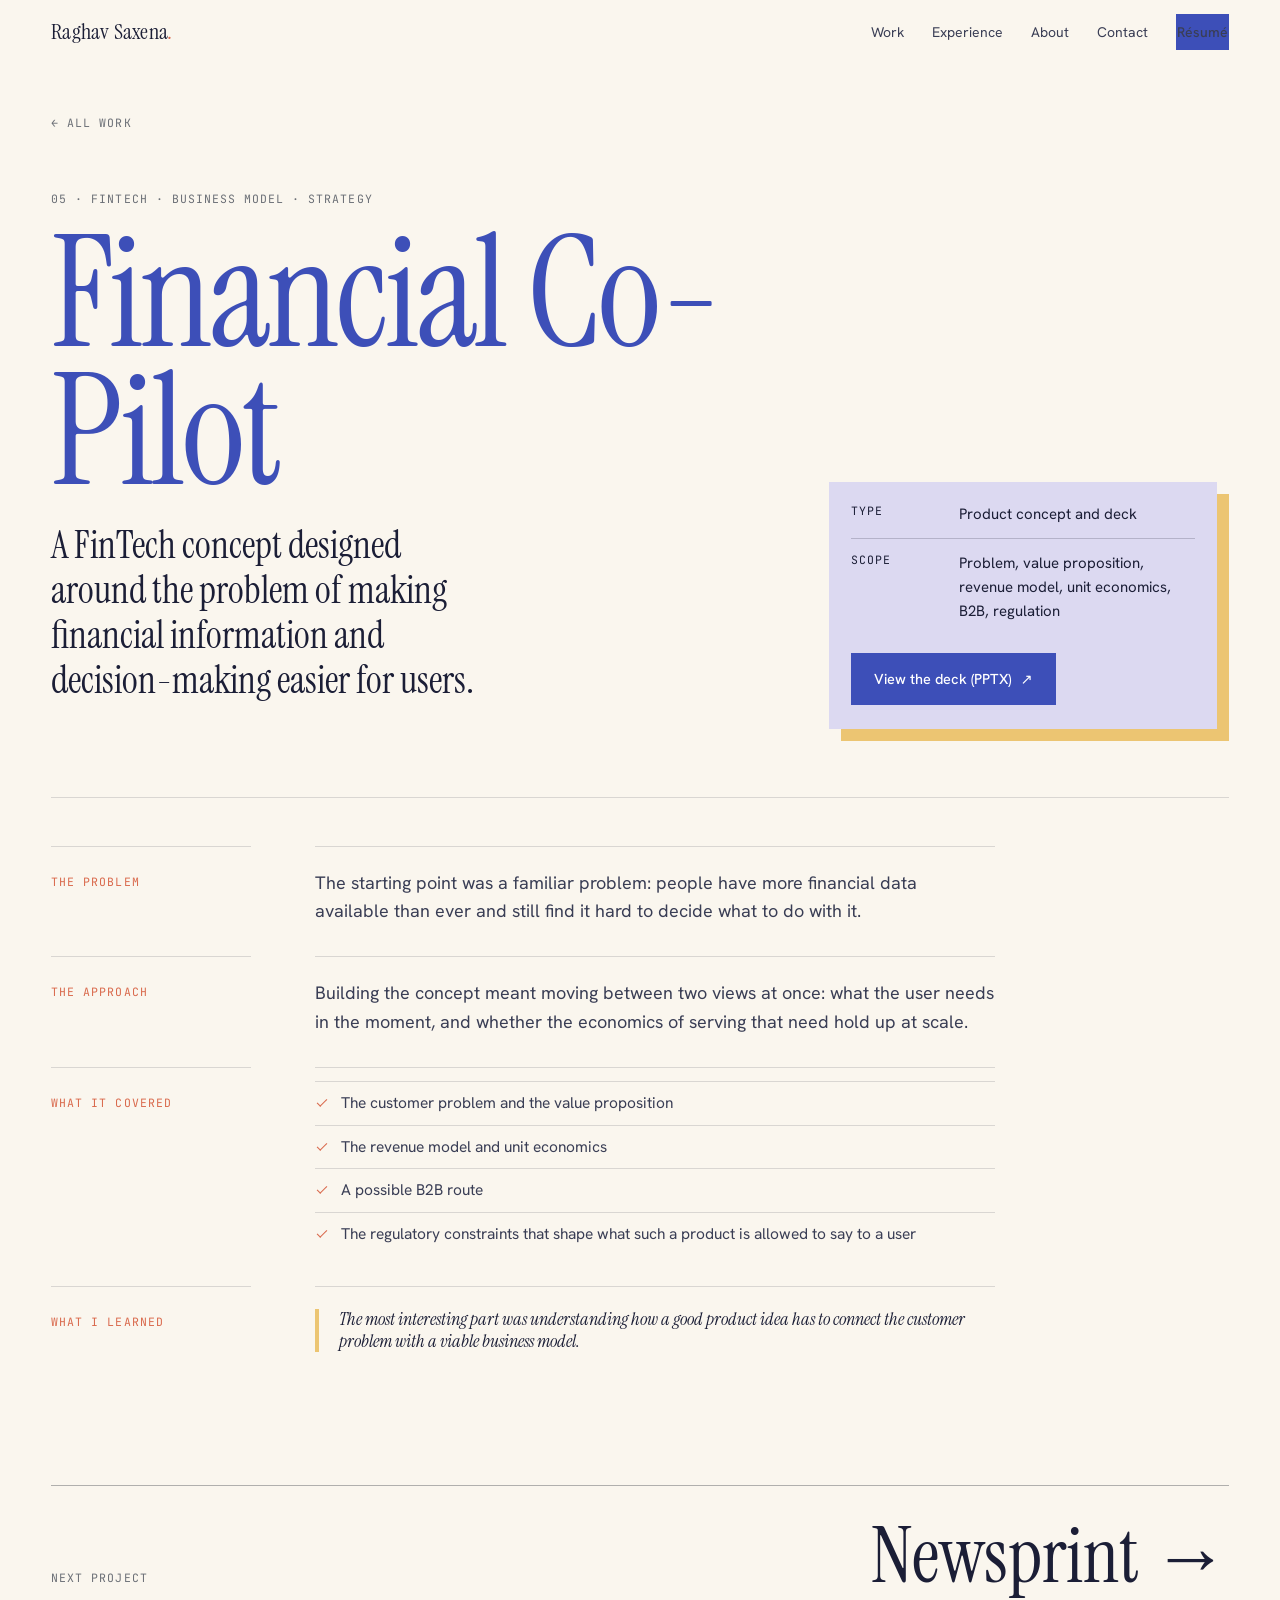
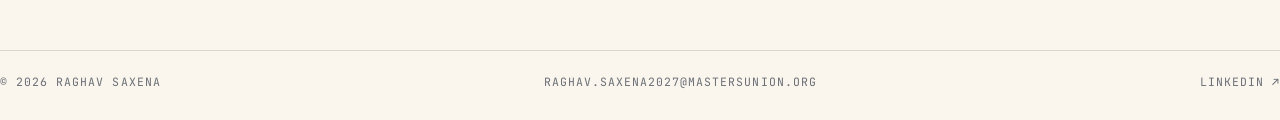
<file: work/financial-co-pilot.html>
<!doctype html>
<html lang="en" class="no-js">
<head>
<meta charset="utf-8">
<meta name="viewport" content="width=device-width, initial-scale=1">
<title>Financial Co-Pilot | Raghav Saxena</title>
<meta name="description" content="A FinTech concept for making financial information and decisions easier, covering the customer problem, value proposition, revenue model, unit economics, B2B route and regulation.">
<meta property="og:title" content="Financial Co-Pilot | Raghav Saxena">
<meta property="og:description" content="A FinTech concept worked through from customer problem to business model.">
<meta property="og:image" content="../assets/og.png">
<link rel="icon" href="../favicon.svg" type="image/svg+xml">
<link rel="preconnect" href="https://fonts.googleapis.com">
<link rel="preconnect" href="https://fonts.gstatic.com" crossorigin>
<link href="https://fonts.googleapis.com/css2?family=Hanken+Grotesk:wght@400;500;600&family=Instrument+Serif:ital@0;1&family=JetBrains+Mono:wght@400;500&display=swap" rel="stylesheet">
<link rel="stylesheet" href="../styles.css">
<script>document.documentElement.classList.remove("no-js");</script>
<noscript><style>body{opacity:1}.rv{opacity:1;transform:none}</style></noscript>
</head>
<body>
<header class="site-head">
  <div class="wrap site-head__in">
    <a class="brand" href="../index.html">Raghav Saxena<i>.</i></a>
    <button class="menu-btn" aria-expanded="false" aria-controls="nav">Menu</button>
    <nav class="nav" id="nav" aria-label="Main">
      <a href="../index.html#work">Work</a>
      <a href="../index.html#experience">Experience</a>
      <a href="../index.html#about">About</a>
      <a href="../index.html#contact">Contact</a>
      <a class="btn btn--solid btn--sm" href="../resume.html">Résumé</a>
    </nav>
  </div>
</header>

<main class="case">
  <div class="wrap">
    <a class="case__back label" href="../index.html#work">← All work</a>
    <div class="case__top">
      <div>
        <span class="label">05 · FinTech · Business model · Strategy</span>
        <h1>Financial Co-Pilot</h1>
        <p class="case__lede">A FinTech concept designed around the problem of making financial information and decision-making easier for users.</p>
      </div>
      <div class="case__facts">
        <div><span class="label">Type</span><span>Product concept and deck</span></div>
        <div><span class="label">Scope</span><span>Problem, value proposition, revenue model, unit economics, B2B, regulation</span></div>
        <a class="btn btn--solid" href="../assets/docs/financial-copilot.pptx" target="_blank" rel="noopener">View the deck (PPTX) <span class="arr">↗</span></a>
      </div>
    </div>

    <div class="case__body">
      <h2>The problem</h2>
      <div class="blk rv">
        <p>The starting point was a familiar problem: people have more financial data available than ever and still find it hard to decide what to do with it.</p>
      </div>

      <h2>The approach</h2>
      <div class="blk rv">
        <p>Building the concept meant moving between two views at once: what the user needs in the moment, and whether the economics of serving that need hold up at scale.</p>
      </div>

      <h2>What it covered</h2>
      <div class="blk rv">
        <ul class="ticks">
          <li>The customer problem and the value proposition</li>
          <li>The revenue model and unit economics</li>
          <li>A possible B2B route</li>
          <li>The regulatory constraints that shape what such a product is allowed to say to a user</li>
        </ul>
      </div>

      <h2>What I learned</h2>
      <div class="blk rv">
        <p class="case__learn">The most interesting part was understanding how a good product idea has to connect the customer problem with a viable business model.</p>
      </div>
    </div>

    <a class="next" href="newsprint.html"><span class="label">Next project</span><b>Newsprint →</b></a>
  </div>
</main>

<footer class="wrap case-foot label">
  <span>© 2026 Raghav Saxena</span>
  <a href="mailto:raghav.saxena2027@mastersunion.org">raghav.saxena2027@mastersunion.org</a>
  <a href="https://www.linkedin.com/in/raghav-saxena-/" target="_blank" rel="noopener">LinkedIn ↗</a>
</footer>
<script src="../script.js" defer></script>
</body>
</html>
</file>
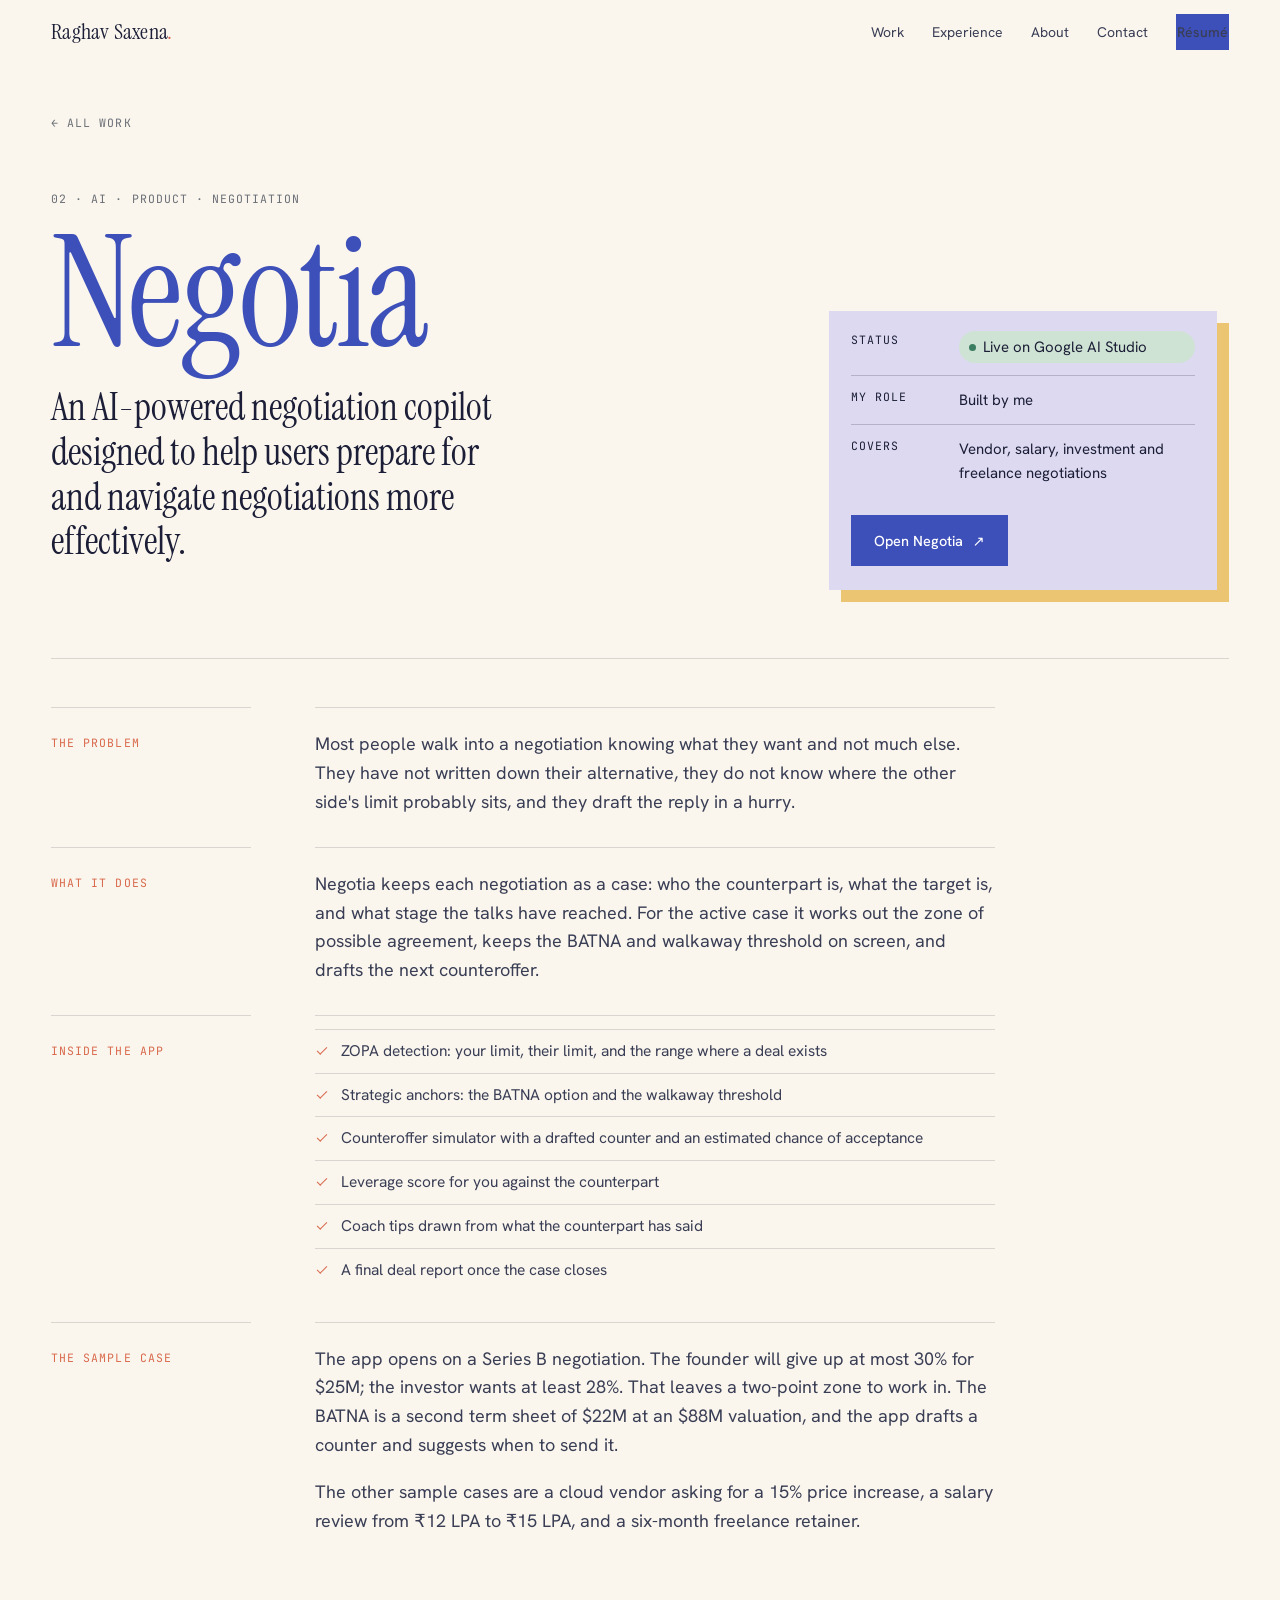
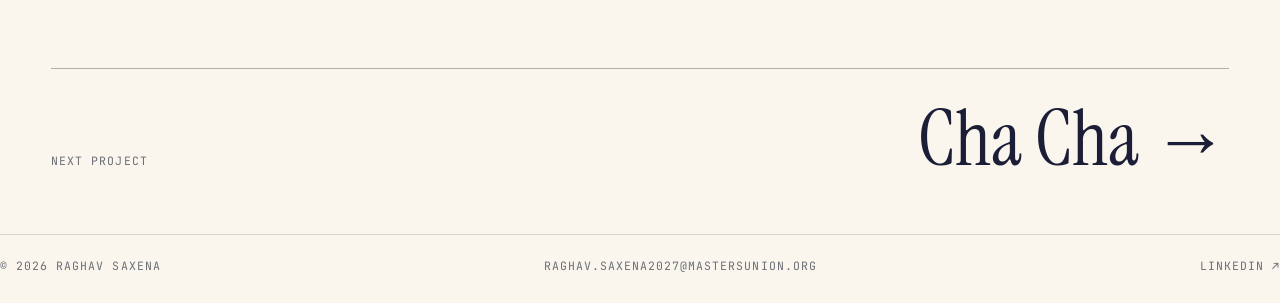
<file: work/negotia.html>
<!doctype html>
<html lang="en" class="no-js">
<head>
<meta charset="utf-8">
<meta name="viewport" content="width=device-width, initial-scale=1">
<title>Negotia | Raghav Saxena</title>
<meta name="description" content="Negotia is a live AI negotiation copilot built by Raghav Saxena. It finds the zone of possible agreement, tracks BATNA and walkaway points, and drafts counteroffers.">
<meta property="og:title" content="Negotia | Raghav Saxena">
<meta property="og:description" content="An AI-powered negotiation copilot for preparing and running negotiations.">
<meta property="og:image" content="../assets/og.png">
<link rel="icon" href="../favicon.svg" type="image/svg+xml">
<link rel="preconnect" href="https://fonts.googleapis.com">
<link rel="preconnect" href="https://fonts.gstatic.com" crossorigin>
<link href="https://fonts.googleapis.com/css2?family=Hanken+Grotesk:wght@400;500;600&family=Instrument+Serif:ital@0;1&family=JetBrains+Mono:wght@400;500&display=swap" rel="stylesheet">
<link rel="stylesheet" href="../styles.css">
<script>document.documentElement.classList.remove("no-js");</script>
<noscript><style>body{opacity:1}.rv{opacity:1;transform:none}</style></noscript>
</head>
<body>
<header class="site-head">
  <div class="wrap site-head__in">
    <a class="brand" href="../index.html">Raghav Saxena<i>.</i></a>
    <button class="menu-btn" aria-expanded="false" aria-controls="nav">Menu</button>
    <nav class="nav" id="nav" aria-label="Main">
      <a href="../index.html#work">Work</a>
      <a href="../index.html#experience">Experience</a>
      <a href="../index.html#about">About</a>
      <a href="../index.html#contact">Contact</a>
      <a class="btn btn--solid btn--sm" href="../resume.html">Résumé</a>
    </nav>
  </div>
</header>

<main class="case">
  <div class="wrap">
    <a class="case__back label" href="../index.html#work">← All work</a>
    <div class="case__top">
      <div>
        <span class="label">02 · AI · Product · Negotiation</span>
        <h1>Negotia</h1>
        <p class="case__lede">An AI-powered negotiation copilot designed to help users prepare for and navigate negotiations more effectively.</p>
      </div>
      <div class="case__facts">
        <div><span class="label">Status</span><span class="live">Live on Google AI Studio</span></div>
        <div><span class="label">My role</span><span>Built by me</span></div>
        <div><span class="label">Covers</span><span>Vendor, salary, investment and freelance negotiations</span></div>
        <a class="btn btn--solid" href="https://negotia-ai.ai.studio/" target="_blank" rel="noopener">Open Negotia <span class="arr">↗</span></a>
      </div>
    </div>

    <div class="case__body">
      <h2>The problem</h2>
      <div class="blk rv">
        <p>Most people walk into a negotiation knowing what they want and not much else. They have not written down their alternative, they do not know where the other side's limit probably sits, and they draft the reply in a hurry.</p>
      </div>

      <h2>What it does</h2>
      <div class="blk rv">
        <p>Negotia keeps each negotiation as a case: who the counterpart is, what the target is, and what stage the talks have reached. For the active case it works out the zone of possible agreement, keeps the BATNA and walkaway threshold on screen, and drafts the next counteroffer.</p>
      </div>

      <h2>Inside the app</h2>
      <div class="blk rv">
        <ul class="ticks">
          <li>ZOPA detection: your limit, their limit, and the range where a deal exists</li>
          <li>Strategic anchors: the BATNA option and the walkaway threshold</li>
          <li>Counteroffer simulator with a drafted counter and an estimated chance of acceptance</li>
          <li>Leverage score for you against the counterpart</li>
          <li>Coach tips drawn from what the counterpart has said</li>
          <li>A final deal report once the case closes</li>
        </ul>
      </div>

      <h2>The sample case</h2>
      <div class="blk rv">
        <p>The app opens on a Series B negotiation. The founder will give up at most 30% for $25M; the investor wants at least 28%. That leaves a two-point zone to work in. The BATNA is a second term sheet of $22M at an $88M valuation, and the app drafts a counter and suggests when to send it.</p>
        <p>The other sample cases are a cloud vendor asking for a 15% price increase, a salary review from ₹12 LPA to ₹15 LPA, and a six-month freelance retainer.</p>
      </div>
    </div>

    <a class="next" href="cha-cha.html"><span class="label">Next project</span><b>Cha Cha →</b></a>
  </div>
</main>

<footer class="wrap case-foot label">
  <span>© 2026 Raghav Saxena</span>
  <a href="mailto:raghav.saxena2027@mastersunion.org">raghav.saxena2027@mastersunion.org</a>
  <a href="https://www.linkedin.com/in/raghav-saxena-/" target="_blank" rel="noopener">LinkedIn ↗</a>
</footer>
<script src="../script.js" defer></script>
</body>
</html>
</file>
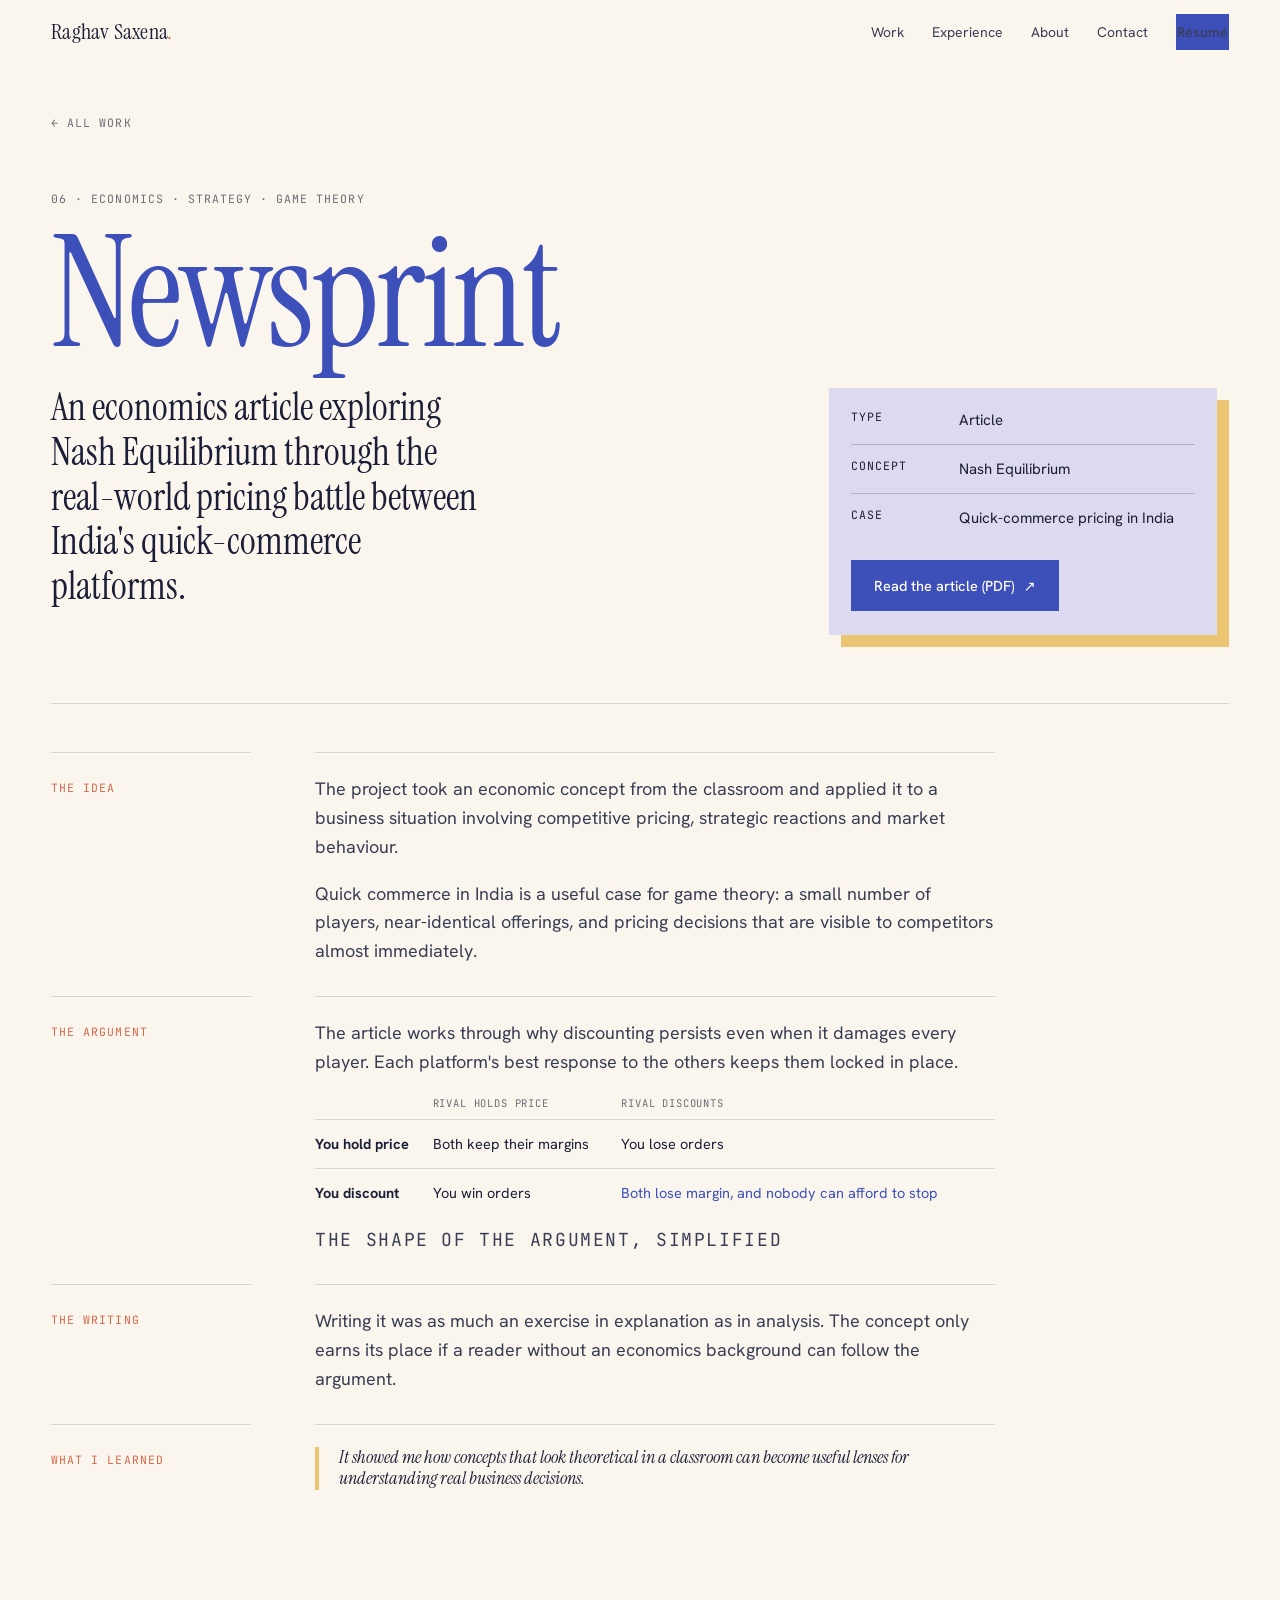
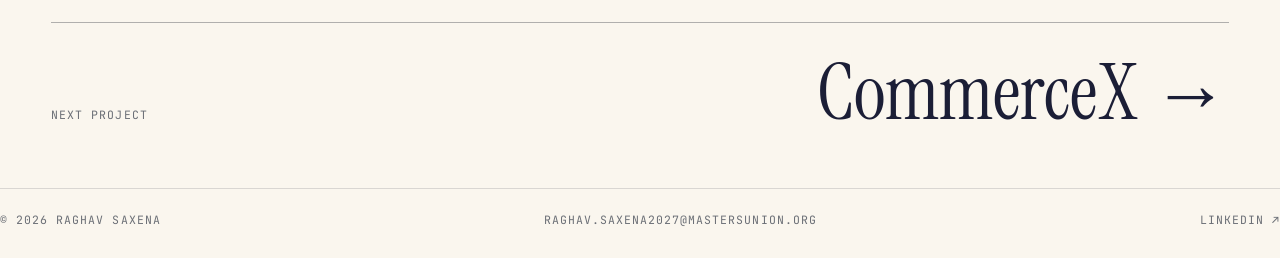
<file: work/newsprint.html>
<!doctype html>
<html lang="en" class="no-js">
<head>
<meta charset="utf-8">
<meta name="viewport" content="width=device-width, initial-scale=1">
<title>Newsprint | Raghav Saxena</title>
<meta name="description" content="An economics article by Raghav Saxena explaining Nash Equilibrium through the pricing battle between India's quick-commerce platforms.">
<meta property="og:title" content="Newsprint | Raghav Saxena">
<meta property="og:description" content="Nash Equilibrium, explained through India's quick-commerce price war.">
<meta property="og:image" content="../assets/og.png">
<link rel="icon" href="../favicon.svg" type="image/svg+xml">
<link rel="preconnect" href="https://fonts.googleapis.com">
<link rel="preconnect" href="https://fonts.gstatic.com" crossorigin>
<link href="https://fonts.googleapis.com/css2?family=Hanken+Grotesk:wght@400;500;600&family=Instrument+Serif:ital@0;1&family=JetBrains+Mono:wght@400;500&display=swap" rel="stylesheet">
<link rel="stylesheet" href="../styles.css">
<script>document.documentElement.classList.remove("no-js");</script>
<noscript><style>body{opacity:1}.rv{opacity:1;transform:none}</style></noscript>
</head>
<body>
<header class="site-head">
  <div class="wrap site-head__in">
    <a class="brand" href="../index.html">Raghav Saxena<i>.</i></a>
    <button class="menu-btn" aria-expanded="false" aria-controls="nav">Menu</button>
    <nav class="nav" id="nav" aria-label="Main">
      <a href="../index.html#work">Work</a>
      <a href="../index.html#experience">Experience</a>
      <a href="../index.html#about">About</a>
      <a href="../index.html#contact">Contact</a>
      <a class="btn btn--solid btn--sm" href="../resume.html">Résumé</a>
    </nav>
  </div>
</header>

<main class="case">
  <div class="wrap">
    <a class="case__back label" href="../index.html#work">← All work</a>
    <div class="case__top">
      <div>
        <span class="label">06 · Economics · Strategy · Game theory</span>
        <h1>Newsprint</h1>
        <p class="case__lede">An economics article exploring Nash Equilibrium through the real-world pricing battle between India's quick-commerce platforms.</p>
      </div>
      <div class="case__facts">
        <div><span class="label">Type</span><span>Article</span></div>
        <div><span class="label">Concept</span><span>Nash Equilibrium</span></div>
        <div><span class="label">Case</span><span>Quick-commerce pricing in India</span></div>
        <a class="btn btn--solid" href="../assets/docs/economics-newsprint.pdf" target="_blank" rel="noopener">Read the article (PDF) <span class="arr">↗</span></a>
      </div>
    </div>

    <div class="case__body">
      <h2>The idea</h2>
      <div class="blk rv">
        <p>The project took an economic concept from the classroom and applied it to a business situation involving competitive pricing, strategic reactions and market behaviour.</p>
        <p>Quick commerce in India is a useful case for game theory: a small number of players, near-identical offerings, and pricing decisions that are visible to competitors almost immediately.</p>
      </div>

      <h2>The argument</h2>
      <div class="blk rv">
        <p>The article works through why discounting persists even when it damages every player. Each platform's best response to the others keeps them locked in place.</p>
        <table class="quotes" style="margin-top:8px" aria-label="The discounting trap, as a two-by-two">
          <thead><tr><th></th><th>Rival holds price</th><th>Rival discounts</th></tr></thead>
          <tbody>
            <tr><td><b>You hold price</b></td><td>Both keep their margins</td><td>You lose orders</td></tr>
            <tr><td><b>You discount</b></td><td>You win orders</td><td class="accent">Both lose margin, and nobody can afford to stop</td></tr>
          </tbody>
        </table>
        <p class="label" style="margin-top:10px">The shape of the argument, simplified</p>
      </div>

      <h2>The writing</h2>
      <div class="blk rv">
        <p>Writing it was as much an exercise in explanation as in analysis. The concept only earns its place if a reader without an economics background can follow the argument.</p>
      </div>

      <h2>What I learned</h2>
      <div class="blk rv">
        <p class="case__learn">It showed me how concepts that look theoretical in a classroom can become useful lenses for understanding real business decisions.</p>
      </div>
    </div>

    <a class="next" href="commercex.html"><span class="label">Next project</span><b>CommerceX →</b></a>
  </div>
</main>

<footer class="wrap case-foot label">
  <span>© 2026 Raghav Saxena</span>
  <a href="mailto:raghav.saxena2027@mastersunion.org">raghav.saxena2027@mastersunion.org</a>
  <a href="https://www.linkedin.com/in/raghav-saxena-/" target="_blank" rel="noopener">LinkedIn ↗</a>
</footer>
<script src="../script.js" defer></script>
</body>
</html>
</file>
<file: styles.css>
/* Raghav Saxena — portfolio. Plain CSS, no build step. */

:root {
  --paper: #f5f1e8;
  --paper-2: #ece6d8;
  --desk: #e2d9c6;
  --ink: #131923;
  --ink-2: #2b323d;
  --muted: #6b6f76;
  --line: rgba(19, 25, 35, 0.14);
  --line-strong: rgba(19, 25, 35, 0.32);
  --accent: #2440f0;
  --accent-ink: #ffffff;
  --serif: "Instrument Serif", "Iowan Old Style", Georgia, serif;
  --sans: "Hanken Grotesk", system-ui, -apple-system, "Segoe UI", sans-serif;
  --mono: "JetBrains Mono", ui-monospace, "SFMono-Regular", Consolas, monospace;
  --gutter: clamp(16px, 4vw, 56px);
  --max: 1320px;
  --ease: cubic-bezier(0.2, 0.7, 0.2, 1);
}

*, *::before, *::after { box-sizing: border-box; }
html { scroll-behavior: smooth; scroll-padding-top: 84px; -webkit-text-size-adjust: 100%; }
body {
  margin: 0;
  background: var(--paper);
  color: var(--ink);
  font-family: var(--sans);
  font-size: 17px;
  line-height: 1.6;
  -webkit-font-smoothing: antialiased;
  text-rendering: optimizeLegibility;
  opacity: 0;
  transition: opacity 0.35s ease;
}
body.is-ready { opacity: 1; }
body.is-leaving { opacity: 0; transition-duration: 0.18s; }
img { max-width: 100%; display: block; }
a { color: inherit; text-decoration: none; }
p { margin: 0 0 1em; }
h1, h2, h3, h4 { margin: 0; font-weight: 400; }
ul { margin: 0; padding: 0; list-style: none; }
button { font: inherit; color: inherit; background: none; border: 0; cursor: pointer; padding: 0; }
::selection { background: var(--accent); color: var(--accent-ink); }
:focus-visible { outline: 2px solid var(--accent); outline-offset: 3px; border-radius: 2px; }

.wrap { max-width: var(--max); margin: 0 auto; padding: 0 var(--gutter); }
.skip { position: absolute; left: -999px; top: 8px; background: var(--ink); color: var(--paper); padding: 8px 14px; z-index: 100; }
.skip:focus { left: 8px; }

.label {
  font-family: var(--mono);
  font-size: 11.5px;
  letter-spacing: 0.09em;
  text-transform: uppercase;
  color: var(--muted);
}
.serif { font-family: var(--serif); }
.accent { color: var(--accent); }

/* ---------- header ---------- */
.site-head {
  position: fixed; inset: 0 0 auto 0; z-index: 50;
  background: rgba(245, 241, 232, 0.86);
  backdrop-filter: blur(10px);
  -webkit-backdrop-filter: blur(10px);
  border-bottom: 1px solid transparent;
  transition: border-color 0.3s ease;
}
.site-head.is-scrolled { border-bottom-color: var(--line); }
.site-head__in { display: flex; align-items: center; justify-content: space-between; height: 64px; }
.brand { font-family: var(--serif); font-size: 22px; letter-spacing: 0.01em; }
.brand i { color: var(--accent); font-style: italic; }
.nav { display: flex; align-items: center; gap: 28px; }
.nav a { font-size: 14px; color: var(--ink-2); position: relative; padding: 6px 0; }
.nav a:not(.btn)::after {
  content: ""; position: absolute; left: 0; right: 0; bottom: 0; height: 1px;
  background: var(--ink); transform: scaleX(0); transform-origin: left; transition: transform 0.3s var(--ease);
}
.nav a:not(.btn):hover::after, .nav a.is-active::after { transform: scaleX(1); }
.menu-btn { display: none; font-family: var(--mono); font-size: 12px; letter-spacing: 0.09em; text-transform: uppercase; padding: 10px 0; }

/* ---------- buttons ---------- */
.btn {
  display: inline-flex; align-items: center; gap: 10px;
  font-size: 14.5px; font-weight: 500;
  padding: 13px 22px;
  border: 1px solid var(--ink);
  transition: background 0.25s ease, color 0.25s ease, border-color 0.25s ease;
  white-space: nowrap;
}
.btn .arr { display: inline-block; transition: transform 0.3s var(--ease); }
.btn:hover .arr { transform: translate(3px, 0); }
.btn:hover .arr.down { transform: translate(0, 3px); }
.btn--solid { background: var(--ink); color: var(--paper); }
.btn--solid:hover { background: var(--accent); border-color: var(--accent); }
.btn--ghost:hover { background: var(--ink); color: var(--paper); }
.btn--sm { padding: 8px 16px; font-size: 13.5px; }
.textlink { border-bottom: 1px solid var(--line-strong); padding-bottom: 2px; transition: color 0.2s, border-color 0.2s; }
.textlink:hover { color: var(--accent); border-color: var(--accent); }

/* ---------- hero ---------- */
.hero { padding: 108px 0 0; }
.hero__meta { display: flex; justify-content: space-between; gap: 16px; padding-bottom: 18px; border-bottom: 1px solid var(--line); }
.hero__grid { display: grid; grid-template-columns: minmax(0, 1fr) minmax(220px, 300px); gap: clamp(24px, 5vw, 72px); align-items: end; padding: clamp(28px, 5vw, 64px) 0 clamp(32px, 5vw, 56px); }
.hero.no-portrait .hero__grid { grid-template-columns: minmax(0, 1fr); }
.hero__name {
  font-family: var(--serif);
  font-size: clamp(68px, 15.5vw, 232px);
  line-height: 0.86;
  letter-spacing: -0.02em;
  text-transform: uppercase;
}
.hero__name .line { display: block; overflow: hidden; padding-bottom: 0.06em; }
.hero__name .line > span { display: block; transform: translateY(105%); animation: rise 1s var(--ease) forwards; }
.hero__name .line:nth-child(2) > span { animation-delay: 0.12s; font-style: italic; text-transform: none; letter-spacing: -0.03em; padding-left: 0.06em; }
@keyframes rise { to { transform: translateY(0); } }
.hero__tag { font-family: var(--serif); font-size: clamp(26px, 3.4vw, 44px); line-height: 1.12; margin-top: clamp(20px, 3vw, 36px); max-width: 18ch; }
.hero__tag em { color: var(--accent); }
.hero__desc { max-width: 54ch; color: var(--ink-2); margin: 20px 0 30px; font-size: 18px; }
.hero__cta { display: flex; flex-wrap: wrap; gap: 12px; }
.hero__portrait { position: relative; margin: 0; }
.hero__portrait img { width: 100%; aspect-ratio: 4 / 5; object-fit: cover; filter: grayscale(1) contrast(1.04); transition: filter 0.6s ease; background: var(--paper-2); }
.hero__portrait:hover img { filter: none; }
.hero__portrait figcaption { margin-top: 10px; }
.facts { display: grid; grid-template-columns: repeat(4, 1fr); border-top: 1px solid var(--line); }
.facts > div { padding: 18px 20px 22px 0; border-right: 1px solid var(--line); padding-left: 20px; }
.facts > div:first-child { padding-left: 0; }
.facts > div:last-child { border-right: 0; }
.facts p { margin: 6px 0 0; font-size: 15.5px; line-height: 1.4; }

/* Without a portrait the name runs on one line across the full width. */
@media (min-width: 721px) {
  .hero.no-portrait .hero__name { font-size: clamp(68px, 16vw, 236px); white-space: nowrap; }
  .hero.no-portrait .hero__name .line { display: inline-block; vertical-align: bottom; }
  .hero.no-portrait .hero__name .line:nth-child(2) { margin-left: 0.12em; }
  .hero.no-portrait .hero__tag { max-width: none; }
}

/* numbers */
.numbers { display: grid; grid-template-columns: repeat(4, 1fr); border-top: 1px solid var(--line); border-bottom: 1px solid var(--line); }
.numbers > div { padding: 26px 20px 26px 20px; border-right: 1px solid var(--line); }
.numbers > div:first-child { padding-left: 0; }
.numbers > div:last-child { border-right: 0; }
.numbers b { font-family: var(--serif); font-weight: 400; font-size: clamp(44px, 5.6vw, 76px); line-height: 1; display: block; }
.numbers span { display: block; margin-top: 8px; font-size: 14.5px; color: var(--muted); max-width: 22ch; }

/* ---------- sections ---------- */
.section { padding: clamp(72px, 10vw, 140px) 0 0; }
.section__head { display: grid; grid-template-columns: 160px minmax(0, 1fr); gap: 24px; align-items: baseline; margin-bottom: clamp(32px, 5vw, 64px); }
.section__head h2 { font-family: var(--serif); font-size: clamp(44px, 7vw, 104px); line-height: 0.98; letter-spacing: -0.015em; }
.section__head h2 em { color: var(--accent); }
.section__head p { grid-column: 2; color: var(--muted); max-width: 52ch; margin: 14px 0 0; }

/* ---------- the desk ---------- */
.desk {
  position: relative;
  background: var(--desk);
  background-image:
    repeating-linear-gradient(92deg, rgba(19, 25, 35, 0.022) 0 2px, transparent 2px 9px),
    linear-gradient(180deg, rgba(255, 255, 255, 0.25), rgba(255, 255, 255, 0));
  border: 1px solid var(--line);
  height: clamp(460px, 46vw, 600px);
  overflow: hidden;
}
.desk__item {
  position: absolute;
  display: flex; flex-direction: column; justify-content: space-between;
  padding: 16px 18px;
  box-shadow: 0 1px 0 rgba(255, 255, 255, 0.5) inset, 0 10px 24px -14px rgba(19, 25, 35, 0.5), 0 2px 4px rgba(19, 25, 35, 0.08);
  transform: rotate(var(--r, 0deg));
  transition: transform 0.45s var(--ease), box-shadow 0.45s var(--ease);
  will-change: transform;
}
.desk__item:hover, .desk__item:focus-visible {
  transform: rotate(0deg) translateY(-10px) scale(1.03);
  box-shadow: 0 30px 44px -22px rgba(19, 25, 35, 0.55), 0 4px 8px rgba(19, 25, 35, 0.08);
  z-index: 5;
}
.desk__item h3 { font-family: var(--serif); font-size: clamp(24px, 2.5vw, 34px); line-height: 1.02; }
.desk__item .label { color: inherit; opacity: 0.62; }
.desk__item small { font-size: 13px; line-height: 1.4; opacity: 0.78; }

/* folder: selected work */
.d-folder { left: 4%; top: 12%; width: 30%; height: 60%; background: #d9b877; --r: -3deg; border-radius: 2px 10px 4px 4px; }
.d-folder::before { content: ""; position: absolute; left: 0; top: -20px; width: 42%; height: 21px; background: #d9b877; border-radius: 8px 12px 0 0; }
.d-folder::after { content: ""; position: absolute; right: 14px; top: -11px; height: 11px; width: 50%; background: #fbf8f0; box-shadow: 0 -1px 2px rgba(0, 0, 0, 0.1); }
.d-folder .tabs { display: flex; flex-wrap: wrap; gap: 5px; }
.d-folder .tabs span { font-family: var(--mono); font-size: 10.5px; padding: 3px 7px; border: 1px solid rgba(19, 25, 35, 0.35); }

/* ledger: experience */
.d-ledger {
  left: 37%; top: 7%; width: 27%; height: 52%; --r: 2deg;
  background: #fbf8f0;
  background-image: linear-gradient(90deg, transparent 0 34px, rgba(200, 60, 60, 0.35) 34px 35px, transparent 35px), repeating-linear-gradient(180deg, transparent 0 25px, rgba(36, 64, 240, 0.16) 25px 26px);
  padding-left: 46px;
}
.d-ledger ul { font-family: var(--mono); font-size: 11px; line-height: 26px; }
.d-ledger li { display: flex; justify-content: space-between; gap: 8px; white-space: nowrap; overflow: hidden; }

/* card: education */
.d-card { right: 5%; top: 10%; width: 25%; height: 36%; background: #fdfcf8; --r: -2deg; border: 1px solid rgba(19, 25, 35, 0.18); }
.d-card::before { content: ""; position: absolute; left: 18px; right: 18px; top: 44px; height: 1px; background: var(--accent); opacity: 0.6; }

/* notebook: about */
.d-book { left: 30%; bottom: 7%; width: 23%; height: 36%; background: var(--ink); color: #f5f1e8; --r: -4deg; border-radius: 3px 8px 8px 3px; }
.d-book::before { content: ""; position: absolute; right: 22px; top: 0; bottom: 0; width: 7px; background: var(--accent); }
.d-book::after { content: ""; position: absolute; left: 9px; top: 0; bottom: 0; width: 1px; background: rgba(255, 255, 255, 0.18); }

/* ticket: beyond work */
.d-ticket { left: 56%; bottom: 10%; width: 22%; height: 27%; background: #c9d4b4; --r: 5deg; border-radius: 6px; }
.d-ticket::before { content: ""; position: absolute; left: 28%; top: 0; bottom: 0; border-left: 2px dashed rgba(19, 25, 35, 0.3); }
.d-ticket > * { padding-left: 32%; }
.d-ticket::after { content: "RS"; position: absolute; left: 0; width: 28%; top: 50%; transform: translateY(-50%) rotate(-90deg); text-align: center; font-family: var(--mono); font-size: 13px; letter-spacing: 0.2em; opacity: 0.6; }

/* envelope: contact */
.d-env { right: 4%; bottom: 8%; width: 17%; height: 30%; background: #fbf8f0; --r: -6deg; overflow: hidden; }
.d-env::before { content: ""; position: absolute; left: -6%; right: -6%; top: -58%; height: 100%; background: #efe9db; transform: rotate(45deg) scale(0.72); transform-origin: center; border: 1px solid rgba(19, 25, 35, 0.14); }
.d-env::after { content: ""; position: absolute; right: 12px; top: 12px; width: 26px; height: 32px; border: 1px dashed var(--accent); background: rgba(36, 64, 240, 0.08); }
.d-env > * { position: relative; }

.desk__status { display: flex; justify-content: space-between; gap: 16px; padding: 14px 0 0; min-height: 44px; }
.desk__status #deskLine { color: var(--ink); text-transform: none; letter-spacing: 0; font-family: var(--sans); font-size: 15px; }

/* ---------- work ---------- */
.feature { display: grid; grid-template-columns: minmax(0, 5fr) minmax(0, 6fr); gap: clamp(24px, 5vw, 72px); padding: clamp(32px, 5vw, 64px) 0; border-top: 1px solid var(--line); align-items: start; }
.feature__no { display: flex; gap: 14px; align-items: center; margin-bottom: 18px; }
.live { display: inline-flex; align-items: center; gap: 7px; color: var(--ink); }
.live::before { content: ""; width: 7px; height: 7px; border-radius: 50%; background: #1f9d55; box-shadow: 0 0 0 0 rgba(31, 157, 85, 0.5); animation: pulse 2.4s infinite; }
@keyframes pulse { 70% { box-shadow: 0 0 0 8px rgba(31, 157, 85, 0); } 100% { box-shadow: 0 0 0 0 rgba(31, 157, 85, 0); } }
.feature h3 { font-family: var(--serif); font-size: clamp(48px, 6.4vw, 92px); line-height: 0.95; letter-spacing: -0.015em; }
.feature__lede { font-size: 19px; margin: 18px 0 20px; max-width: 44ch; }
.ticks li { position: relative; padding: 9px 0 9px 26px; border-top: 1px solid var(--line); font-size: 15.5px; color: var(--ink-2); }
.ticks li::before { content: ""; position: absolute; left: 2px; top: 17px; width: 10px; height: 5px; border-left: 1.5px solid var(--accent); border-bottom: 1.5px solid var(--accent); transform: rotate(-45deg); }
.feature__links { display: flex; flex-wrap: wrap; gap: 12px; margin-top: 26px; }

.frame { background: #fdfcf8; border: 1px solid var(--line-strong); box-shadow: 0 30px 50px -36px rgba(19, 25, 35, 0.5); }
.frame__bar { display: flex; align-items: center; gap: 10px; padding: 10px 14px; border-bottom: 1px solid var(--line); }
.frame__bar i { width: 8px; height: 8px; border-radius: 50%; background: var(--line-strong); }
.frame__bar span { margin-left: 8px; font-family: var(--mono); font-size: 11.5px; color: var(--muted); }
.frame__body { padding: clamp(16px, 2.4vw, 28px); }
.frame__title { font-size: 15px; font-weight: 600; margin-bottom: 14px; }
.frame__note { margin-top: 12px; }

.seg { display: inline-flex; border: 1px solid var(--ink); margin-bottom: 16px; }
.seg button { padding: 7px 14px; font-size: 13.5px; font-weight: 500; transition: background 0.2s, color 0.2s; }
.seg button[aria-pressed="true"] { background: var(--ink); color: var(--paper); }
.quotes { width: 100%; border-collapse: collapse; font-size: 14.5px; }
.quotes th { text-align: left; font-family: var(--mono); font-weight: 400; font-size: 10.5px; letter-spacing: 0.08em; text-transform: uppercase; color: var(--muted); padding: 0 8px 8px 0; }
.quotes td { padding: 12px 8px 12px 0; border-top: 1px solid var(--line); vertical-align: top; }
.quotes td small { display: block; color: var(--muted); font-size: 12.5px; line-height: 1.35; margin-top: 2px; }
.quotes .num { font-family: var(--mono); text-align: right; white-space: nowrap; padding-right: 0; padding-left: 14px; }
.quotes th.num { text-align: right; }
.quotes tr { transition: opacity 0.3s ease; }
.quotes .rank { font-family: var(--serif); font-size: 24px; line-height: 1; width: 34px; }
.quotes tr.is-best td { background: rgba(36, 64, 240, 0.06); }
.quotes tr.is-best .num { color: var(--accent); font-weight: 500; }
.quotes .dim { color: var(--muted); text-decoration: line-through; }
.pill { display: inline-block; font-family: var(--mono); font-size: 10px; letter-spacing: 0.06em; text-transform: uppercase; background: var(--accent); color: #fff; padding: 2px 6px; margin-left: 6px; vertical-align: 2px; }

.zopa { margin: 6px 0 4px; }
.zopa__bar { position: relative; height: 46px; background: var(--paper-2); border: 1px solid var(--line); }
.zopa__zone { position: absolute; top: 0; bottom: 0; left: 40%; width: 20%; background: rgba(36, 64, 240, 0.16); border-left: 1px solid var(--accent); border-right: 1px solid var(--accent); }
.zopa__mark { position: absolute; top: -7px; bottom: -7px; width: 2px; background: var(--ink); left: 50%; transition: left 0.15s linear; }
.zopa__mark::after { content: attr(data-v); position: absolute; top: -22px; left: 50%; transform: translateX(-50%); font-family: var(--mono); font-size: 11.5px; white-space: nowrap; }
.zopa__scale { display: flex; justify-content: space-between; margin-top: 6px; }
.zopa input[type="range"] { width: 100%; margin: 18px 0 6px; accent-color: var(--accent); }
.zopa__read { font-size: 15px; min-height: 48px; margin: 6px 0 0; }
.zopa__read b { font-weight: 600; }
.kv { display: grid; grid-template-columns: 1fr 1fr; gap: 0; border-top: 1px solid var(--line); margin-top: 14px; }
.kv > div { padding: 12px 12px 0 0; }
.kv > div + div { padding-left: 12px; border-left: 1px solid var(--line); }
.kv p { font-size: 13.5px; line-height: 1.45; margin: 4px 0 0; color: var(--ink-2); }

.rows { border-bottom: 1px solid var(--line); }
.row { display: grid; grid-template-columns: 64px minmax(0, 4fr) minmax(0, 6fr) 40px; gap: 24px; align-items: baseline; padding: 26px 0; border-top: 1px solid var(--line); position: relative; transition: padding 0.35s var(--ease), color 0.25s; }
.row::before { content: ""; position: absolute; inset: 0 calc(var(--gutter) * -0.5); background: var(--ink); transform: scaleY(0); transform-origin: bottom; transition: transform 0.35s var(--ease); z-index: -1; }
.row:hover, .row:focus-visible { color: var(--paper); padding-left: 10px; }
.row:hover::before, .row:focus-visible::before { transform: scaleY(1); }
.row:hover .label, .row:hover p { color: rgba(245, 241, 232, 0.72); }
.row h3 { font-family: var(--serif); font-size: clamp(30px, 3.6vw, 48px); line-height: 1; }
.row h3 + .label { display: block; margin-top: 8px; }
.row p { margin: 0; color: var(--ink-2); font-size: 16px; max-width: 58ch; transition: color 0.25s; }
.row .arr { font-size: 22px; text-align: right; transition: transform 0.35s var(--ease); }
.row:hover .arr { transform: translateX(6px); }

/* ---------- experience ---------- */
.job { display: grid; grid-template-columns: 200px minmax(0, 1fr); gap: 24px clamp(24px, 5vw, 72px); padding: clamp(28px, 4vw, 48px) 0; border-top: 1px solid var(--line); }
.job__when { position: sticky; top: 92px; align-self: start; }
.job__when b { display: block; font-family: var(--serif); font-weight: 400; font-size: 34px; line-height: 1; margin-top: 8px; }
.job h3 { font-family: var(--serif); font-size: clamp(34px, 4.4vw, 60px); line-height: 1; }
.job__role { font-size: 17px; font-weight: 500; margin: 10px 0 14px; }
.job__sum { color: var(--ink-2); max-width: 62ch; }
.job__pts { display: grid; grid-template-columns: repeat(2, minmax(0, 1fr)); gap: 0 32px; margin-top: 18px; max-width: 880px; }
.job__pts li { padding: 11px 0; border-top: 1px solid var(--line); font-size: 15.5px; color: var(--ink-2); }
.job__pts li b { color: var(--ink); font-weight: 600; }
.job__quote { font-family: var(--serif); font-style: italic; font-size: clamp(21px, 2.2vw, 27px); line-height: 1.28; margin: 26px 0 0; max-width: 34ch; padding-left: 18px; border-left: 2px solid var(--accent); }
.chips { display: flex; flex-wrap: wrap; gap: 6px; margin-top: 18px; }
.chips span { font-family: var(--mono); font-size: 11.5px; padding: 4px 9px; border: 1px solid var(--line-strong); }

/* ---------- education ---------- */
.edu { display: grid; grid-template-columns: repeat(3, minmax(0, 1fr)); border-top: 1px solid var(--line); border-bottom: 1px solid var(--line); }
.edu > div { padding: 28px 28px 32px; border-right: 1px solid var(--line); }
.edu > div:first-child { padding-left: 0; }
.edu > div:last-child { border-right: 0; }
.edu h3 { font-family: var(--serif); font-size: clamp(28px, 2.8vw, 38px); line-height: 1.05; margin: 14px 0 10px; }
.edu p { margin: 0; color: var(--ink-2); font-size: 15.5px; }
.edu p + p { margin-top: 4px; color: var(--muted); }

/* ---------- about ---------- */
.about { display: grid; grid-template-columns: minmax(0, 7fr) minmax(0, 4fr); gap: clamp(28px, 6vw, 96px); }
.about__lead { font-family: var(--serif); font-size: clamp(30px, 4vw, 54px); line-height: 1.1; letter-spacing: -0.01em; margin-bottom: 36px; }
.chapter { display: grid; grid-template-columns: 56px minmax(0, 1fr); gap: 16px; padding: 22px 0; border-top: 1px solid var(--line); }
.chapter h3 { font-size: 13px; font-family: var(--mono); letter-spacing: 0.09em; text-transform: uppercase; margin-bottom: 8px; }
.chapter p { color: var(--ink-2); margin: 0 0 0.8em; max-width: 60ch; }
.chapter p:last-child { margin-bottom: 0; }
.route { position: sticky; top: 92px; align-self: start; }
.route ol { margin: 16px 0 0; padding: 0; list-style: none; border-left: 1px solid var(--line-strong); }
.route li { position: relative; padding: 0 0 26px 22px; }
.route li::before { content: ""; position: absolute; left: -5px; top: 9px; width: 9px; height: 9px; border-radius: 50%; background: var(--paper); border: 1.5px solid var(--ink); }
.route li:last-child::before { background: var(--accent); border-color: var(--accent); }
.route li b { display: block; font-family: var(--serif); font-weight: 400; font-size: 26px; line-height: 1.1; }

/* ---------- beyond ---------- */
.beyond { display: grid; grid-template-columns: minmax(0, 6fr) minmax(0, 5fr); gap: clamp(28px, 6vw, 96px); align-items: start; }
.beyond__text p { color: var(--ink-2); max-width: 56ch; }
.beyond__text .big { font-family: var(--serif); font-size: clamp(28px, 3.4vw, 44px); line-height: 1.12; color: var(--ink); margin-bottom: 24px; }
.wins { margin: 26px 0; border-bottom: 1px solid var(--line); }
.wins li { display: grid; grid-template-columns: 120px 1fr; gap: 16px; padding: 14px 0; border-top: 1px solid var(--line); align-items: baseline; }
.wins b { font-family: var(--serif); font-weight: 400; font-size: 24px; }
.wins span { font-size: 15.5px; color: var(--ink-2); }
.photos { display: grid; grid-template-columns: 1fr 1fr; gap: 14px; }
.photos figure { margin: 0; overflow: hidden; }
.photos figure:first-child { transform: translateY(28px); }
.photos img { width: 100%; aspect-ratio: 3 / 4; object-fit: cover; transition: transform 0.8s var(--ease); background: var(--paper-2); }
.photos figure:hover img { transform: scale(1.04); }
.photos figcaption { margin-top: 8px; }
.wwf { margin-top: 28px; padding-top: 22px; border-top: 1px solid var(--line); }

.reel { margin-top: clamp(48px, 7vw, 96px); }
.reel__head { display: flex; justify-content: space-between; gap: 16px; padding-bottom: 14px; border-bottom: 1px solid var(--line); margin-bottom: 18px; }
.reel__track { display: flex; gap: 14px; overflow-x: auto; scroll-snap-type: x proximity; padding-bottom: 14px; scrollbar-width: thin; scrollbar-color: var(--line-strong) transparent; }
.clip { flex: 0 0 clamp(170px, 19vw, 240px); margin: 0; scroll-snap-align: start; }
.clip video { width: 100%; aspect-ratio: 9 / 16; object-fit: cover; display: block; background: var(--ink); cursor: pointer; }
.clip figcaption { margin-top: 8px; }

/* ---------- contact + footer ---------- */
.contact { background: var(--ink); color: var(--paper); margin-top: clamp(72px, 10vw, 140px); padding: clamp(64px, 9vw, 128px) 0 0; }
.contact .label { color: rgba(245, 241, 232, 0.55); }
.contact h2 { font-family: var(--serif); font-size: clamp(48px, 9vw, 136px); line-height: 0.95; letter-spacing: -0.02em; margin: 18px 0 28px; max-width: 12ch; }
.contact h2 em { color: #8ea0ff; }
.contact p { max-width: 46ch; color: rgba(245, 241, 232, 0.78); font-size: 18px; }
.contact__mail { display: inline-block; font-family: var(--serif); font-size: clamp(22px, 3.4vw, 46px); border-bottom: 1px solid rgba(245, 241, 232, 0.35); margin: 22px 0 30px; padding-bottom: 4px; word-break: break-word; transition: color 0.25s, border-color 0.25s; }
.contact__mail:hover { color: #8ea0ff; border-color: #8ea0ff; }
.contact .btn { border-color: rgba(245, 241, 232, 0.5); }
.contact .btn--solid { background: var(--paper); color: var(--ink); border-color: var(--paper); }
.contact .btn--solid:hover { background: #8ea0ff; border-color: #8ea0ff; }
.contact .btn--ghost:hover { background: var(--paper); color: var(--ink); }
.foot { display: flex; flex-wrap: wrap; justify-content: space-between; gap: 12px; margin-top: clamp(56px, 8vw, 110px); padding: 22px 0 28px; border-top: 1px solid rgba(245, 241, 232, 0.16); }

/* ---------- case study pages ---------- */
.case { padding: 108px 0 0; }
.case__back { display: inline-block; margin-bottom: clamp(28px, 4vw, 52px); }
.case__back:hover { color: var(--accent); }
.case h1 { font-family: var(--serif); font-size: clamp(60px, 12vw, 176px); line-height: 0.9; letter-spacing: -0.02em; margin: 14px 0 22px; }
.case__lede { font-family: var(--serif); font-size: clamp(24px, 3vw, 38px); line-height: 1.18; max-width: 26ch; }
.case__top { display: grid; grid-template-columns: minmax(0, 7fr) minmax(0, 4fr); gap: clamp(28px, 6vw, 96px); align-items: end; padding-bottom: clamp(32px, 5vw, 56px); border-bottom: 1px solid var(--line); }
.case__facts div { padding: 12px 0; border-top: 1px solid var(--line); display: grid; grid-template-columns: 96px 1fr; gap: 12px; font-size: 15px; }
.case__facts .btn { margin-top: 18px; }
.case__body { display: grid; grid-template-columns: 200px minmax(0, 680px); gap: 0 clamp(24px, 5vw, 72px); padding: clamp(28px, 4vw, 48px) 0 0; }
.case__body h2 { font-family: var(--mono); font-size: 11.5px; letter-spacing: 0.09em; text-transform: uppercase; color: var(--muted); padding-top: 26px; border-top: 1px solid var(--line); }
.case__body .blk { padding: 22px 0 30px; border-top: 1px solid var(--line); }
.case__body .blk p { font-size: 18px; color: var(--ink-2); }
.case__body .blk p:last-child { margin-bottom: 0; }
.case__body .ticks { margin-top: -9px; }
.case__learn { font-family: var(--serif); font-style: italic; font-size: clamp(26px, 3vw, 38px); line-height: 1.2; color: var(--ink) !important; }
.gallery { display: grid; grid-template-columns: repeat(3, 1fr); gap: 14px; margin-top: clamp(32px, 5vw, 56px); }
.gallery figure { margin: 0; }
.gallery img { width: 100%; aspect-ratio: 4 / 3; object-fit: cover; border: 1px solid var(--line); }
.gallery figcaption { margin-top: 8px; }
.next { display: flex; justify-content: space-between; align-items: baseline; gap: 20px; margin-top: clamp(56px, 8vw, 110px); padding: 32px 0 56px; border-top: 1px solid var(--line-strong); }
.next b { font-family: var(--serif); font-weight: 400; font-size: clamp(36px, 6vw, 84px); line-height: 1; transition: color 0.25s; }
.next:hover b { color: var(--accent); }
.case-foot { border-top: 1px solid var(--line); padding: 22px 0 28px; display: flex; flex-wrap: wrap; justify-content: space-between; gap: 12px; }

/* ---------- reveal ---------- */
.rv { opacity: 0; transform: translateY(22px); transition: opacity 0.8s var(--ease), transform 0.8s var(--ease); }
.rv.is-in { opacity: 1; transform: none; }
.no-js .rv { opacity: 1; transform: none; }

/* ---------- responsive ---------- */
@media (max-width: 980px) {
  .nav { position: fixed; inset: 64px 0 auto 0; background: var(--paper); flex-direction: column; align-items: flex-start; gap: 0; padding: 8px var(--gutter) 24px; border-bottom: 1px solid var(--line); transform: translateY(-120%); transition: transform 0.4s var(--ease); }
  .nav.is-open { transform: none; }
  .nav a:not(.btn) { font-family: var(--serif); font-size: 32px; padding: 10px 0; width: 100%; border-bottom: 1px solid var(--line); }
  .nav a:not(.btn)::after { display: none; }
  .nav .btn { margin-top: 18px; }
  .menu-btn { display: block; }
  .feature, .about, .beyond, .case__top { grid-template-columns: minmax(0, 1fr); }
  .route { position: static; }
  .section__head { grid-template-columns: minmax(0, 1fr); gap: 10px; }
  .section__head p { grid-column: 1; }
  .job { grid-template-columns: minmax(0, 1fr); }
  .job__when { position: static; display: flex; gap: 12px; align-items: baseline; }
  .job__when b { font-size: 22px; margin: 0; }
  .case__body { grid-template-columns: minmax(0, 1fr); }
  .case__body h2 { padding-bottom: 0; }
  .case__body .blk { border-top: 0; padding-top: 10px; }
  .row { grid-template-columns: 40px minmax(0, 1fr) 28px; }
  .row p { grid-column: 2 / 3; }
  .row .arr { grid-row: 1; grid-column: 3; }

  .desk { height: auto; display: grid; grid-template-columns: 1fr 1fr; gap: 14px; padding: 30px 14px 16px; overflow: visible; }
  .desk__item { position: relative; inset: auto; width: auto; height: auto; min-height: 150px; gap: 14px; left: auto; right: auto; top: auto; bottom: auto; }
  .d-folder { margin-top: 8px; }
  .d-ledger ul { display: none; }
}
@media (max-width: 720px) {
  body { font-size: 16px; }
  .hero { padding-top: 88px; }
  .hero__grid { grid-template-columns: minmax(0, 1fr); }
  .hero__portrait { max-width: 260px; }
  .hero__meta .hide-s { display: none; }
  .facts, .numbers { grid-template-columns: 1fr 1fr; }
  .facts > div, .numbers > div { padding-left: 0; border-right: 0; border-top: 1px solid var(--line); padding-right: 12px; }
  .facts > div:nth-child(-n + 2), .numbers > div:nth-child(-n + 2) { border-top: 0; }
  .facts { border-top: 1px solid var(--line); }
  .edu { grid-template-columns: 1fr; }
  .edu > div { padding: 22px 0; border-right: 0; border-top: 1px solid var(--line); }
  .edu > div:first-child { border-top: 0; }
  .job__pts { grid-template-columns: 1fr; }
  .photos figure:first-child { transform: none; }
  .gallery { grid-template-columns: 1fr; }
  .wins li { grid-template-columns: 1fr; gap: 2px; }
  .kv { grid-template-columns: 1fr; }
  .kv > div + div { padding-left: 0; border-left: 0; }
  .quotes td small { display: none; }
  .hero__cta .btn, .feature__links .btn { flex: 1 1 auto; justify-content: center; }
  .next { flex-direction: column; }
}
@media (max-width: 420px) {
  .desk { grid-template-columns: 1fr; }
}
@media (prefers-reduced-motion: reduce) {
  html { scroll-behavior: auto; }
  *, *::before, *::after { animation-duration: 0.001ms !important; transition-duration: 0.001ms !important; }
  .rv { opacity: 1; transform: none; }
  .hero__name .line > span { transform: none; }
}
@media print {
  .site-head, .contact .btn { display: none; }
  body { opacity: 1; }
}

/* =====================================================================
   Colour pass. Everything below adds colour on top of the layout above.
   ===================================================================== */
:root {
  --paper: #fbf6ec;
  --paper-2: #f1e9d8;
  --ink: #15182b;
  --ink-2: #33374d;
  --blue: #2b3cff;
  --coral: #ff5c39;
  --sun: #ffc83d;
  --mint: #bfe8cf;
  --green: #0f8a5f;
  --lilac: #d9d2ff;
  --pink: #ffd9cf;
  --accent: var(--blue);
}
::selection { background: var(--sun); color: var(--ink); }

/* scroll progress */
.progress { position: fixed; left: 0; top: 0; height: 3px; width: 100%; z-index: 60; background: linear-gradient(90deg, var(--blue), var(--coral), var(--sun)); transform-origin: left; transform: scaleX(0); }

/* header + buttons */
.site-head { background: rgba(251, 246, 236, 0.9); }
.brand i { color: var(--coral); }
.nav a:not(.btn)::after { background: var(--coral); height: 2px; }
.btn { transition: background 0.25s ease, color 0.25s ease, border-color 0.25s ease, transform 0.25s var(--ease), box-shadow 0.25s var(--ease); }
.btn:hover { transform: translate(-2px, -2px); box-shadow: 4px 4px 0 var(--ink); }
.btn--solid { background: var(--blue); border-color: var(--blue); color: #fff; }
.btn--solid:hover { background: var(--coral); border-color: var(--coral); }
.btn--ghost:hover { background: var(--sun); color: var(--ink); border-color: var(--ink); }
.textlink:hover { color: var(--coral); border-color: var(--coral); }

/* hero */
.hero__name .line:nth-child(2) > span { color: var(--blue); }
.hero__tag em { color: var(--coral); }
.hero__portrait { margin: 0 16px 16px 0; }
.hero__portrait img { filter: none; box-shadow: 16px 16px 0 var(--sun); }
.hero__portrait::before { content: "Class of 2027"; position: absolute; z-index: 2; left: -18px; top: 22px; background: var(--coral); color: #fff; font-family: var(--mono); font-size: 11.5px; letter-spacing: 0.09em; text-transform: uppercase; padding: 9px 13px; transform: rotate(-6deg); box-shadow: 3px 3px 0 var(--ink); }
.hero__portrait figcaption { margin-top: 28px; }
.facts .label::before { content: ""; display: inline-block; width: 8px; height: 8px; margin-right: 8px; border-radius: 50%; background: var(--blue); }
.facts > div:nth-child(2) .label::before { background: var(--coral); }
.facts > div:nth-child(3) .label::before { background: var(--green); }
.facts > div:nth-child(4) .label::before { background: var(--sun); }

.numbers { border: 0; gap: 12px; margin-top: 8px; }
.numbers > div, .numbers > div:first-child { border: 0; padding: 22px 22px 24px; transition: transform 0.35s var(--ease); }
.numbers > div:hover { transform: translateY(-6px); }
.numbers > div:nth-child(1) { background: var(--blue); color: #fff; }
.numbers > div:nth-child(2) { background: var(--sun); }
.numbers > div:nth-child(3) { background: var(--coral); color: #fff; }
.numbers > div:nth-child(4) { background: var(--mint); }
.numbers span { color: inherit; opacity: 0.85; }

/* ticker */
.ticker-wrap { overflow: hidden; padding: 14px 0; }
.ticker { margin-top: clamp(40px, 6vw, 72px); background: var(--blue); color: var(--paper); overflow: hidden; padding: 16px 0; transform: rotate(-1.2deg) scale(1.02); }
.ticker__track { display: flex; width: max-content; animation: ticker 36s linear infinite; }
.ticker span { font-family: var(--serif); font-style: italic; font-size: clamp(26px, 3.4vw, 44px); line-height: 1; white-space: nowrap; padding: 0 22px; }
.ticker span::after { content: "\2726"; font-style: normal; color: var(--sun); margin-left: 44px; font-size: 0.6em; vertical-align: 0.2em; }
@keyframes ticker { to { transform: translateX(-50%); } }

/* section heads */
.section__head > .label { color: var(--ink); }
.section__head > .label::before { content: ""; display: inline-block; width: 10px; height: 10px; background: var(--coral); margin-right: 10px; }
#work .section__head > .label::before { background: var(--blue); }
#education .section__head > .label::before { background: var(--green); }
#about .section__head > .label::before { background: var(--sun); }

/* the desk */
.desk { background-color: var(--ink); background-image: radial-gradient(rgba(251, 246, 236, 0.09) 1px, transparent 1.4px); background-size: 22px 22px; border: 0; }
.d-folder, .d-folder::before { background: var(--sun); }
.d-card { background: var(--lilac); border: 0; }
.d-card::before { background: var(--blue); opacity: 1; height: 2px; }
.d-book { background: var(--coral); color: var(--ink); }
.d-book::before { background: var(--ink); }
.d-book::after { background: rgba(21, 24, 43, 0.25); }
.d-ticket { background: var(--mint); }
.d-env::after { border-color: var(--coral); background: rgba(255, 92, 57, 0.18); }
.desk__item:hover, .desk__item:focus-visible { box-shadow: 10px 12px 0 rgba(0, 0, 0, 0.35); }

/* work */
.feature:nth-of-type(1) .frame { box-shadow: 16px 16px 0 var(--mint); border-color: var(--ink); }
.feature:nth-of-type(2) .frame { box-shadow: 16px 16px 0 var(--lilac); border-color: var(--ink); }
.feature .frame { margin: 0 16px 16px 0; }
.frame__bar i:nth-child(1) { background: var(--coral); }
.frame__bar i:nth-child(2) { background: var(--sun); }
.frame__bar i:nth-child(3) { background: var(--green); }
.live { background: var(--mint); padding: 4px 10px; border-radius: 99px; }
.live::before { background: var(--green); }
.ticks li::before { border-color: var(--coral); }
.seg button[aria-pressed="true"] { background: var(--blue); color: #fff; }
.seg { border-color: var(--blue); }
.zopa__zone { background: rgba(255, 200, 61, 0.55); border-color: var(--ink); }
.zopa input[type="range"] { accent-color: var(--coral); }
.row:nth-child(1)::before { background: var(--blue); }
.row:nth-child(2)::before { background: var(--coral); }
.row:nth-child(3)::before { background: var(--green); }
.row:nth-child(5)::before { background: var(--sun); }
.row:nth-child(5):hover, .row:nth-child(5):focus-visible { color: var(--ink); }
.row:nth-child(5):hover .label, .row:nth-child(5):hover p { color: rgba(21, 24, 43, 0.78); }
.row:hover .label, .row:hover p { color: rgba(255, 255, 255, 0.85); }

/* experience: a dark band */
.section--dark { background: var(--ink); color: var(--paper); margin-top: clamp(72px, 10vw, 140px); padding-bottom: clamp(72px, 10vw, 140px); --line: rgba(251, 246, 236, 0.16); --line-strong: rgba(251, 246, 236, 0.42); --muted: #a4a9c6; --ink-2: #d5d8ea; }
.section--dark .section__head > .label { color: var(--paper); }
.section--dark .section__head h2 em { color: var(--sun); }
.section--dark .job__pts li b { color: var(--sun); }
.section--dark .job__role { color: var(--mint); }
.section--dark .job__quote { border-left-color: var(--coral); }
.section--dark .job__when b { color: var(--sun); }
.section--dark .job:hover h3 { color: var(--sun); }
.job h3 { transition: color 0.3s ease; }
.section--dark + .section { padding-top: clamp(72px, 10vw, 140px); }

/* education */
.edu { border: 0; gap: 14px; }
.edu > div, .edu > div:first-child { border: 0; padding: 26px 26px 30px; transition: transform 0.35s var(--ease); }
.edu > div:hover { transform: translateY(-6px); }
.edu > div:nth-child(1) { background: var(--lilac); }
.edu > div:nth-child(2) { background: var(--mint); }
.edu > div:nth-child(3) { background: var(--pink); }
.edu p, .edu p + p { color: var(--ink-2); }
.edu .label { color: var(--ink); }

/* about */
mark { background: linear-gradient(transparent 62%, var(--sun) 62%); color: inherit; padding: 0 0.06em; }
.chapter > .label { color: var(--coral); font-size: 13px; }
.route li:nth-child(1)::before { background: var(--blue); border-color: var(--blue); }
.route li:nth-child(2)::before { background: var(--coral); border-color: var(--coral); }
.route li:nth-child(3)::before { background: var(--green); border-color: var(--green); }
.route li:last-child::before { background: var(--sun); border-color: var(--ink); width: 13px; height: 13px; left: -7px; }

/* beyond work: a warm band */
.section--sun { background: #ffe9a6; margin-top: clamp(72px, 10vw, 140px); padding-bottom: clamp(72px, 10vw, 140px); --line: rgba(21, 24, 43, 0.2); --muted: #5d5a48; }
.section--sun .section__head h2 em { color: var(--coral); }
.wins b { color: var(--coral); }
.section--sun .chips span { background: var(--paper); border-color: var(--ink); }
.photos figure:nth-child(1) img { box-shadow: 0 0 0 0 transparent; }
.clip video { border: 2px solid var(--ink); transition: transform 0.35s var(--ease), box-shadow 0.35s var(--ease); }
.clip:hover video { transform: translate(-3px, -3px); box-shadow: 6px 6px 0 var(--coral); }
.reel__track { padding: 6px 6px 16px 3px; }

/* contact */
.contact { background: var(--blue); margin-top: 0; }
.contact .label { color: rgba(255, 255, 255, 0.72); }
.contact h2 em { color: var(--sun); }
.contact p { color: rgba(255, 255, 255, 0.88); }
.contact__mail { border-bottom-color: var(--sun); }
.contact__mail:hover { color: var(--sun); border-color: var(--sun); }
.contact .btn { border-color: rgba(255, 255, 255, 0.7); }
.contact .btn--solid { background: var(--sun); color: var(--ink); border-color: var(--sun); }
.contact .btn--solid:hover { background: var(--paper); border-color: var(--paper); }
.contact .btn--ghost:hover { background: var(--coral); color: #fff; border-color: var(--coral); }
.foot { border-top-color: rgba(255, 255, 255, 0.25); }

/* case study pages */
.case h1 { color: var(--blue); }
.case__back:hover { color: var(--coral); }
.case__facts { background: var(--lilac); padding: 8px 22px 24px; box-shadow: 12px 12px 0 var(--sun); margin: 0 12px 12px 0; }
.case__facts div { border-top-color: rgba(21, 24, 43, 0.2); }
.case__facts div:first-child { border-top: 0; }
.case__facts .label { color: var(--ink); }
.case__body h2 { color: var(--coral); }
.case__learn { border-left: 4px solid var(--sun); padding-left: 20px; }
.next:hover b { color: var(--coral); }
.gallery img { border: 2px solid var(--ink); }

@media (max-width: 980px) {
  .feature .frame { margin-right: 14px; }
  .desk { padding: 34px 16px 20px; }
}
@media (max-width: 720px) {
  .numbers { gap: 8px; }
  .numbers > div, .numbers > div:first-child { padding: 16px; }
  .edu > div, .edu > div:first-child { padding: 22px; }
  .hero__portrait::before { left: -8px; }
  .ticker { transform: rotate(-1.5deg) scale(1.04); }
}

/* =====================================================================
   Refinement pass: a calmer palette and layered scrolling.
   ===================================================================== */
:root {
  --paper: #faf6ee;
  --paper-2: #f0e9db;
  --ink: #1b1e36;
  --ink-2: #3a3e55;
  --blue: #3d4fb8;
  --coral: #d9694c;
  --sun: #ecc572;
  --mint: #cfe3d4;
  --green: #3a7d60;
  --lilac: #dcd9f1;
  --pink: #f3ddd2;
}
.progress { background: linear-gradient(90deg, var(--blue), var(--coral)); height: 2px; }
.btn:hover { box-shadow: 3px 3px 0 var(--ink); }
.hero__portrait img { box-shadow: 14px 14px 0 var(--sun); }
.numbers > div:nth-child(1) { background: var(--blue); }
.numbers > div:nth-child(3) { background: var(--coral); }
.zopa__zone { background: rgba(236, 197, 114, 0.5); }
.contact h2 em, .section--dark .section__head h2 em, .section--dark .job__pts li b, .section--dark .job__when b { color: var(--sun); }
.live { background: var(--mint); }

/* Layers: each section pins when its end reaches the screen, and the next one slides over it. */
.layer {
  position: sticky;
  top: 0;
  background: var(--paper);
  border-radius: 34px 34px 0 0;
  box-shadow: 0 -22px 48px -30px rgba(27, 30, 54, 0.5);
  padding-bottom: clamp(56px, 8vw, 110px);
}
.hero.layer { border-radius: 0; box-shadow: none; padding-bottom: clamp(36px, 5vw, 64px); }
.section--dark.layer { background: var(--ink); margin-top: 0; }
.section--sun.layer { background: #f5e8c4; margin-top: 0; }
.section--dark + .section { padding-top: clamp(72px, 10vw, 140px); }
.ticker-wrap { position: relative; background: var(--paper); padding: 22px 0 10px; }
.ticker { margin-top: 0; }
.contact { position: relative; border-radius: 34px 34px 0 0; margin-top: -34px; box-shadow: 0 -22px 48px -30px rgba(27, 30, 54, 0.5); }
@media (max-width: 720px) {
  .layer, .contact { border-radius: 22px 22px 0 0; }
  .contact { margin-top: -22px; }
  .hero.layer { border-radius: 0; }
}
@media (prefers-reduced-motion: reduce) {
  .layer { position: relative; top: auto !important; }
}

/* =====================================================================
   Smoothness pass. Only the opening pins; every other section is a plain
   card that overlaps the one before it. No blur, no large moving shadows.
   ===================================================================== */
html.lenis, html.lenis body { height: auto; }
.lenis.lenis-smooth { scroll-behavior: auto !important; }
.lenis.lenis-smooth [data-lenis-prevent] { overscroll-behavior: contain; }
.lenis.lenis-stopped { overflow: hidden; }

.site-head { background: var(--paper); backdrop-filter: none; -webkit-backdrop-filter: none; }
.layer { position: relative; top: auto; box-shadow: none; margin-top: -34px; }
.hero.layer { position: sticky; top: 0; margin-top: 0; }
.hero.layer > .wrap { transform-origin: 50% 30%; will-change: transform, opacity; }
.ticker-wrap { border-radius: 34px 34px 0 0; margin-top: 0; padding: 34px 0 44px; }
.contact { box-shadow: none; }
.section--dark.layer, .section--sun.layer { margin-top: -34px; }
.rv { transition-duration: 0.6s; transform: translateY(16px); }
.rv.is-in { transform: none; }
.clip video { background: var(--ink) center / cover no-repeat; }
.clip { position: relative; }
.clip::after { content: "\25B6"; position: absolute; left: 12px; top: 12px; width: 30px; height: 30px; border-radius: 50%; background: var(--paper); color: var(--ink); font-size: 11px; display: grid; place-items: center; padding-left: 2px; pointer-events: none; transition: opacity 0.25s; }
.clip.is-playing::after { opacity: 0; }
.certs { display: flex; flex-wrap: wrap; align-items: center; gap: 14px; margin-top: 22px; }
.certs .chips { margin-top: 0; }
.also { margin: 22px 0 0; max-width: 70ch; color: var(--ink-2); font-size: 16px; }
.also .label { margin-right: 10px; color: var(--coral); }
@media (max-width: 720px) {
  .layer, .section--dark.layer, .section--sun.layer { margin-top: -22px; }
  .hero.layer { margin-top: 0; position: relative; }
  .ticker-wrap { border-radius: 22px 22px 0 0; }
}
@media (prefers-reduced-motion: reduce) {
  .hero.layer { position: relative; }
}
</file>
